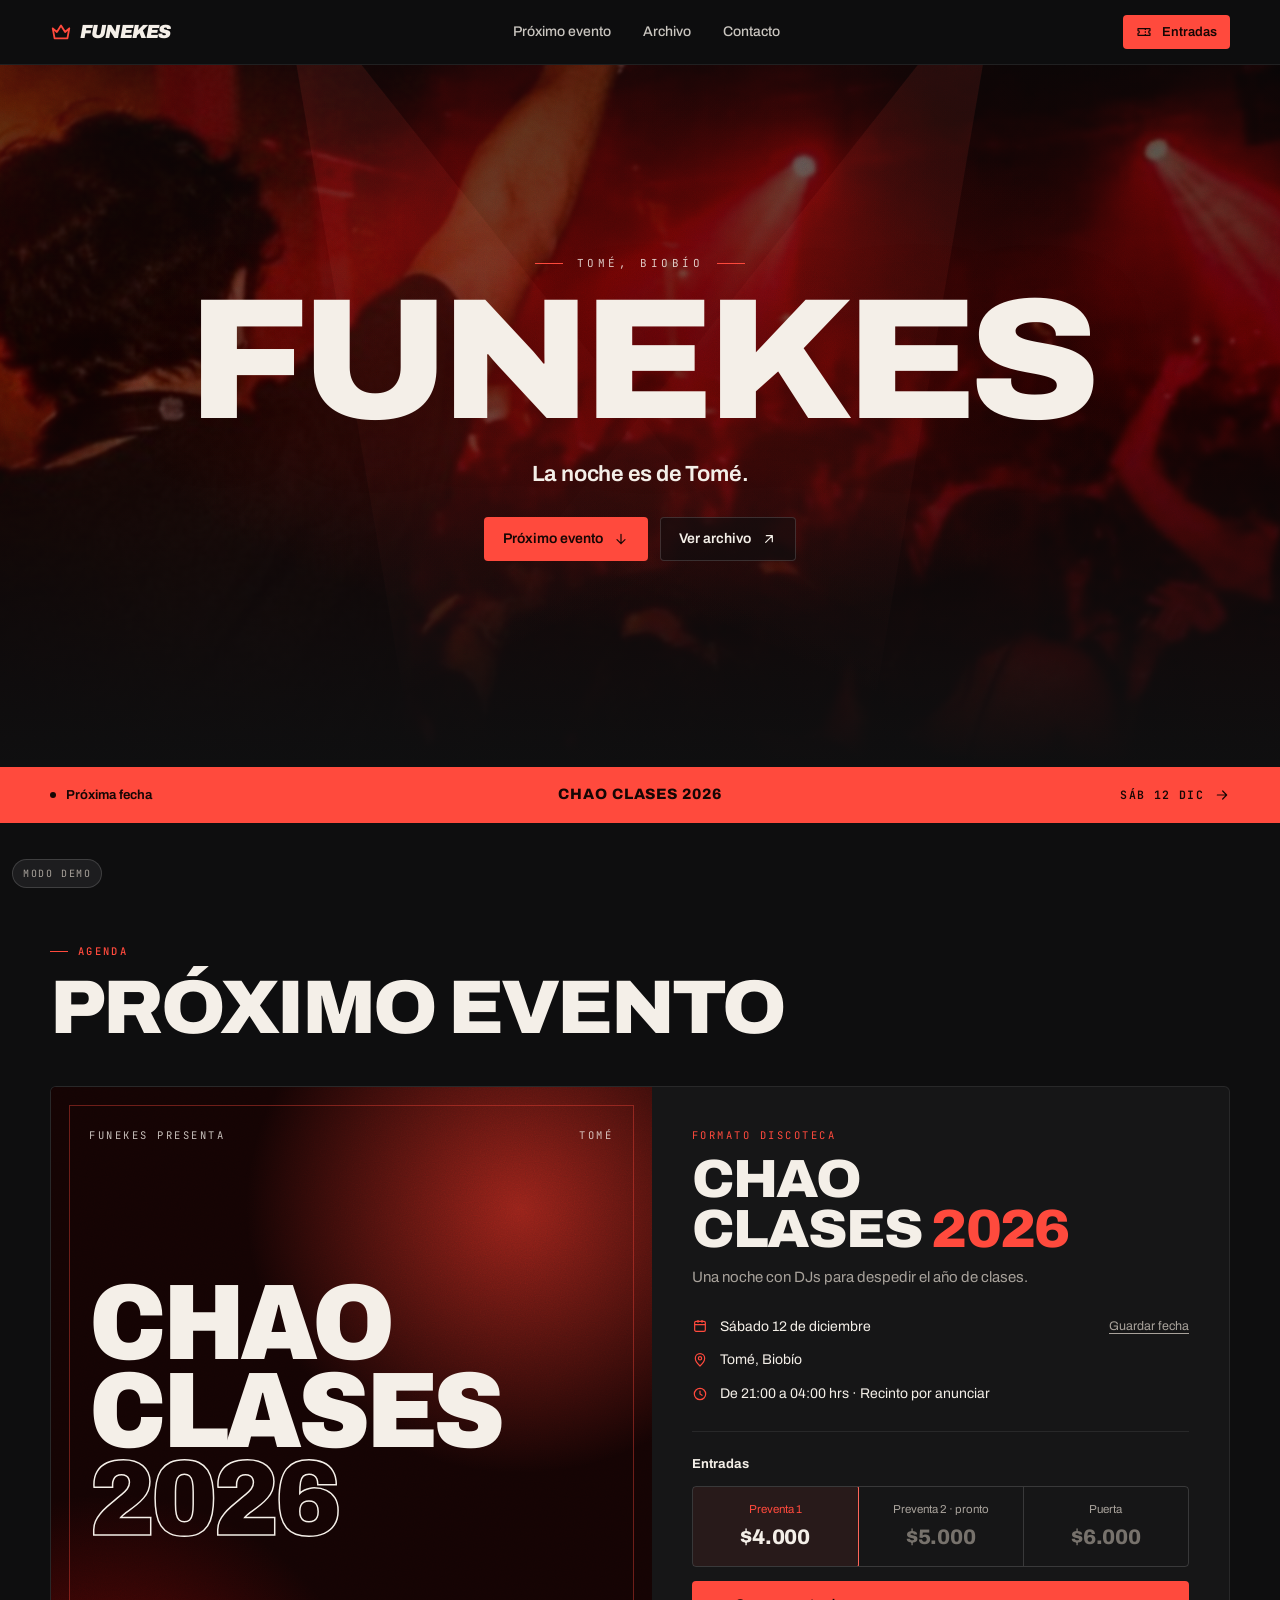
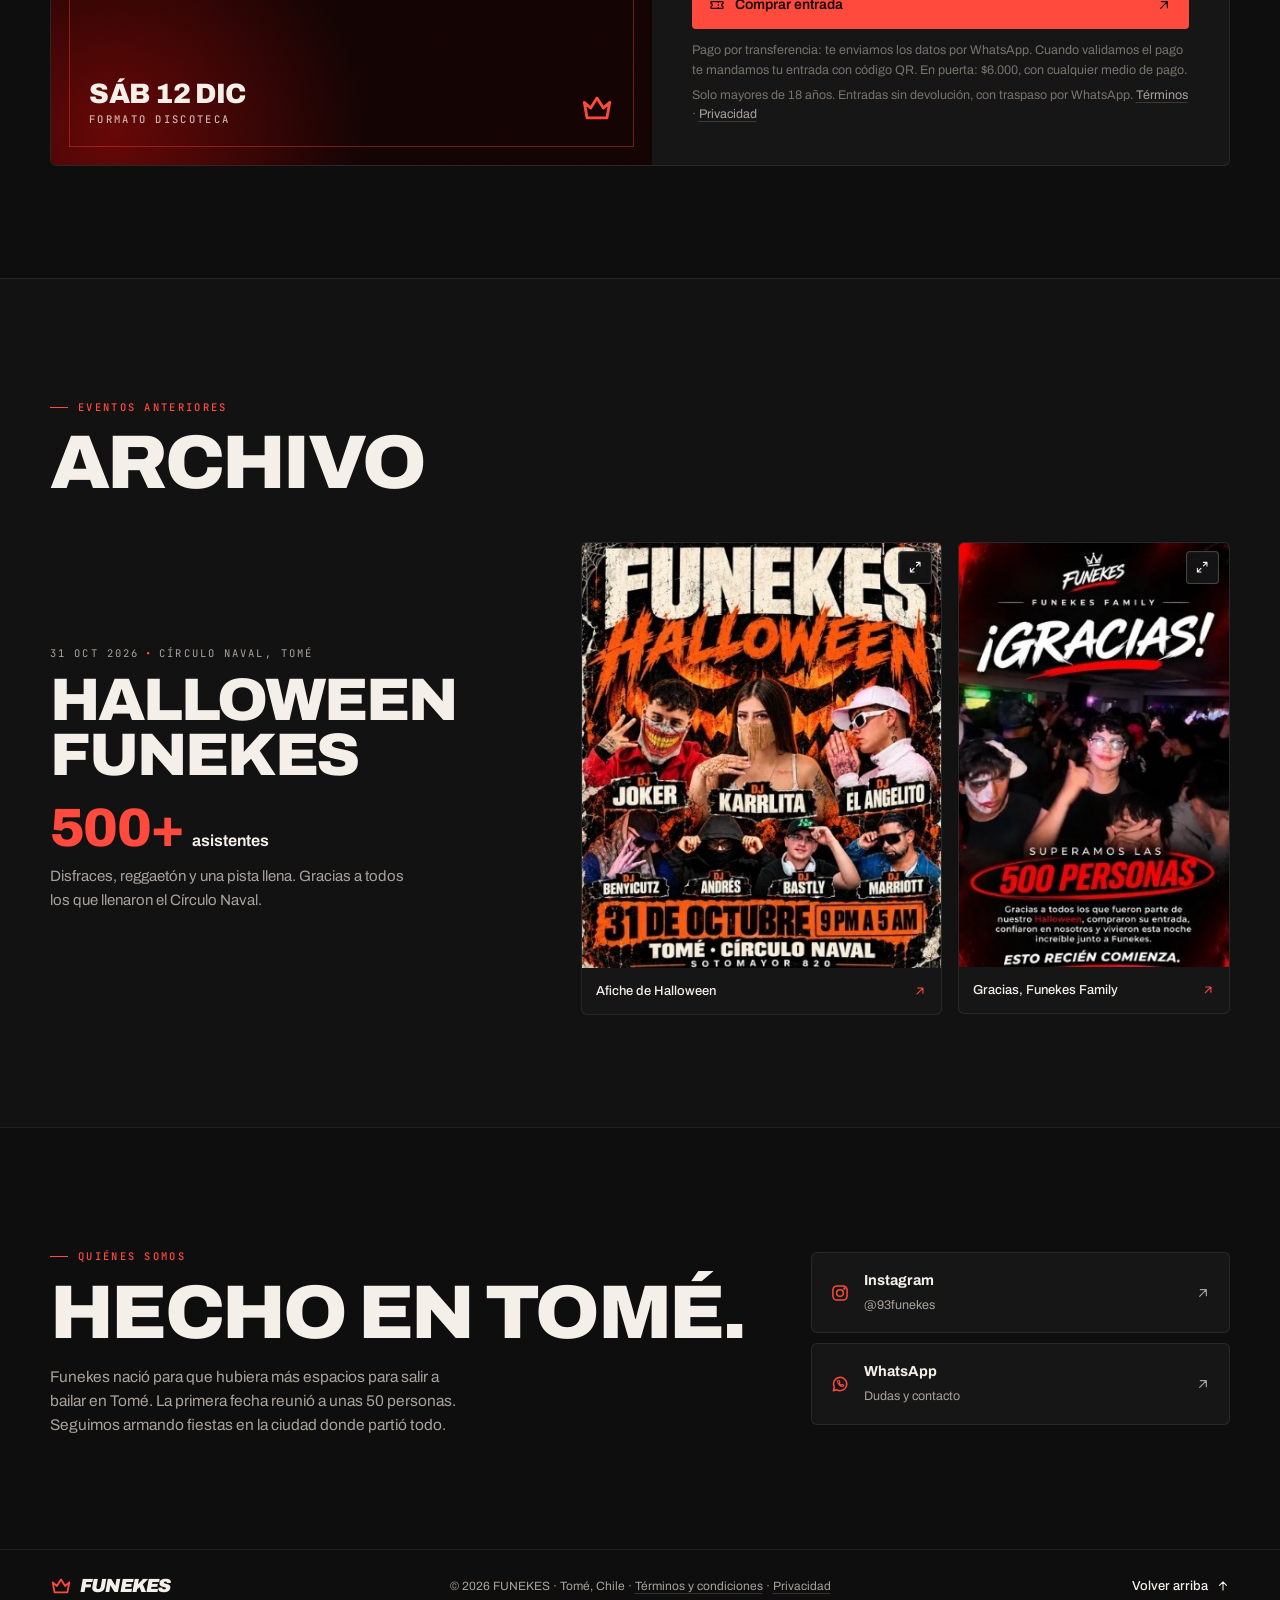
<file: index.html>
<!doctype html>
<html lang="es-CL">
<head>
  <meta charset="utf-8" />
  <meta name="viewport" content="width=device-width, initial-scale=1, viewport-fit=cover" />
  <title>FUNEKES · La noche es de Tomé</title>
  <meta name="description" content="Fiestas en Tomé, Biobío. Compra tu entrada para Chao Clases 2026, sábado 12 de diciembre." />
  <meta name="theme-color" content="#0e0e0f" />
  <meta property="og:title" content="FUNEKES · La noche es de Tomé" />
  <meta property="og:description" content="Chao Clases 2026 · Sábado 12 de diciembre · Tomé" />
  <meta property="og:image" content="assets/img/dj-crowd.jpg" />
  <link rel="icon" href="assets/img/favicon.svg" type="image/svg+xml" />
  <link rel="preconnect" href="https://fonts.googleapis.com" />
  <link rel="preconnect" href="https://fonts.gstatic.com" crossorigin />
  <link href="https://fonts.googleapis.com/css2?family=Archivo:ital,wdth,wght@0,62..125,100..900;1,62..125,100..900&family=JetBrains+Mono:wght@400;500;600&display=swap" rel="stylesheet" />
  <link rel="stylesheet" href="css/base.css" />
  <link rel="stylesheet" href="css/site.css" />
</head>
<body>
  <svg width="0" height="0" style="position:absolute" aria-hidden="true">
    <symbol id="i-crown" viewBox="0 0 24 24"><path fill="none" stroke="currentColor" stroke-width="2" stroke-linejoin="round" d="M3 8l4.5 4L12 5l4.5 7L21 8l-2 11H5L3 8z"/></symbol>
    <symbol id="i-ticket" viewBox="0 0 24 24"><g fill="none" stroke="currentColor" stroke-width="1.8" stroke-linejoin="round"><path d="M3 7h18v3a2 2 0 0 0 0 4v3H3v-3a2 2 0 0 0 0-4V7z"/><path d="M14 7v10" stroke-dasharray="2 2"/></g></symbol>
    <symbol id="i-down" viewBox="0 0 24 24"><path fill="none" stroke="currentColor" stroke-width="1.8" stroke-linecap="round" stroke-linejoin="round" d="M12 5v14m-6-6l6 6 6-6"/></symbol>
    <symbol id="i-up" viewBox="0 0 24 24"><path fill="none" stroke="currentColor" stroke-width="1.8" stroke-linecap="round" stroke-linejoin="round" d="M12 19V5m-6 6l6-6 6 6"/></symbol>
    <symbol id="i-ne" viewBox="0 0 24 24"><path fill="none" stroke="currentColor" stroke-width="1.8" stroke-linecap="round" stroke-linejoin="round" d="M7 17L17 7M8 7h9v9"/></symbol>
    <symbol id="i-right" viewBox="0 0 24 24"><path fill="none" stroke="currentColor" stroke-width="1.8" stroke-linecap="round" stroke-linejoin="round" d="M5 12h14m-6-6l6 6-6 6"/></symbol>
    <symbol id="i-left" viewBox="0 0 24 24"><path fill="none" stroke="currentColor" stroke-width="1.8" stroke-linecap="round" stroke-linejoin="round" d="M19 12H5m6-6l-6 6 6 6"/></symbol>
    <symbol id="i-cal" viewBox="0 0 24 24"><g fill="none" stroke="currentColor" stroke-width="1.8"><rect x="4" y="5" width="16" height="15" rx="2"/><path d="M4 10h16M9 3v4m6-4v4"/></g></symbol>
    <symbol id="i-pin" viewBox="0 0 24 24"><g fill="none" stroke="currentColor" stroke-width="1.8"><path d="M12 21s7-6.2 7-11.5A7 7 0 0 0 5 9.5C5 14.8 12 21 12 21z"/><circle cx="12" cy="9.5" r="2.5"/></g></symbol>
    <symbol id="i-clock" viewBox="0 0 24 24"><g fill="none" stroke="currentColor" stroke-width="1.8" stroke-linecap="round"><circle cx="12" cy="12" r="8.5"/><path d="M12 7.5V12l3 2"/></g></symbol>
    <symbol id="i-ig" viewBox="0 0 24 24"><g fill="none" stroke="currentColor" stroke-width="1.8"><rect x="3.5" y="3.5" width="17" height="17" rx="5"/><circle cx="12" cy="12" r="4"/><circle cx="17.3" cy="6.7" r="0.6" fill="currentColor"/></g></symbol>
    <symbol id="i-wa" viewBox="0 0 24 24"><g fill="none" stroke="currentColor" stroke-width="1.8" stroke-linejoin="round"><path d="M4 20l1.2-4A8 8 0 1 1 8.3 19L4 20z"/><path d="M9 8.5c0 3.3 3.2 6.5 6.5 6.5l1-1.6-2-1-1 .9c-1-.4-2-1.4-2.4-2.4l.9-1-1-2L9 8.5z" stroke-width="1.3"/></g></symbol>
    <symbol id="i-expand" viewBox="0 0 24 24"><path fill="none" stroke="currentColor" stroke-width="1.8" stroke-linecap="round" stroke-linejoin="round" d="M14 4h6v6M20 4l-6 6M10 20H4v-6M4 20l6-6"/></symbol>
    <symbol id="i-copy" viewBox="0 0 24 24"><g fill="none" stroke="currentColor" stroke-width="1.8"><rect x="8" y="8" width="12" height="12" rx="2"/><path d="M16 8V5a1 1 0 0 0-1-1H5a1 1 0 0 0-1 1v10a1 1 0 0 0 1 1h3"/></g></symbol>
    <symbol id="i-check" viewBox="0 0 24 24"><path fill="none" stroke="currentColor" stroke-width="2" stroke-linecap="round" stroke-linejoin="round" d="M5 12.5l4.5 4.5L19 7.5"/></symbol>
    <symbol id="i-x" viewBox="0 0 24 24"><path fill="none" stroke="currentColor" stroke-width="1.8" stroke-linecap="round" d="M6 6l12 12M18 6L6 18"/></symbol>
    <symbol id="i-minus" viewBox="0 0 24 24"><path fill="none" stroke="currentColor" stroke-width="2" stroke-linecap="round" d="M6 12h12"/></symbol>
    <symbol id="i-plus" viewBox="0 0 24 24"><path fill="none" stroke="currentColor" stroke-width="2" stroke-linecap="round" d="M12 6v12M6 12h12"/></symbol>
  </svg>

  <a class="sr-only" href="#evento">Saltar al próximo evento</a>

  <!-- NAV -->
  <header class="nav" data-nav>
    <div class="wrap nav__in">
      <a href="#top" class="logo" aria-label="Funekes, inicio">
        <svg><use href="#i-crown"/></svg><b>FUNEKES</b>
      </a>
      <nav class="nav__links" aria-label="Secciones">
        <a href="#evento">Próximo evento</a>
        <a href="#archivo">Archivo</a>
        <a href="#contacto">Contacto</a>
      </nav>
      <button class="btn btn--primary btn--sm" data-buy>
        <svg><use href="#i-ticket"/></svg>Entradas
      </button>
    </div>
  </header>

  <main id="top">
    <!-- HERO -->
    <section class="hero">
      <div class="hero__media" aria-hidden="true">
        <img src="assets/img/dj-crowd.jpg" alt="" fetchpriority="high" />
        <span class="hero__beam hero__beam--l"></span>
        <span class="hero__beam hero__beam--r"></span>
      </div>
      <div class="wrap hero__in">
        <p class="hero__kicker mono"><span></span>Tomé, Biobío<span></span></p>
        <h1 class="hero__title display">Funekes</h1>
        <p class="hero__tag">La noche es de Tomé.</p>
        <div class="hero__cta">
          <a class="btn btn--primary" href="#evento">Próximo evento <svg class="arrow arrow--down"><use href="#i-down"/></svg></a>
          <a class="btn btn--ghost" href="#archivo">Ver archivo <svg class="arrow arrow--ne"><use href="#i-ne"/></svg></a>
        </div>
      </div>
    </section>

    <!-- FRANJA PRÓXIMA FECHA -->
    <a class="strip" href="#evento" data-strip>
      <span class="wrap strip__in">
        <span class="strip__l"><i></i>Próxima fecha</span>
        <span class="strip__c" data-strip-title>&nbsp;</span>
        <span class="strip__r mono"><span data-strip-date></span> <svg><use href="#i-right"/></svg></span>
      </span>
    </a>

    <!-- PRÓXIMO EVENTO -->
    <section class="section" id="evento" aria-labelledby="evento-h">
      <div class="wrap">
        <p class="eyebrow">Agenda</p>
        <h2 class="section__title display" id="evento-h">Próximo evento</h2>
        <div data-event class="event event--loading" aria-busy="true"></div>
      </div>
    </section>

    <!-- ARCHIVO -->
    <section class="section section--alt" id="archivo" aria-labelledby="archivo-h">
      <div class="wrap">
        <p class="eyebrow">Eventos anteriores</p>
        <h2 class="section__title display" id="archivo-h">Archivo</h2>
        <div data-archive class="archive"></div>
      </div>
    </section>

    <!-- QUIÉNES SOMOS -->
    <section class="section about" id="contacto" aria-labelledby="about-h">
      <div class="wrap about__in">
        <div>
          <p class="eyebrow">Quiénes somos</p>
          <h2 class="section__title display" id="about-h">Hecho en Tomé.</h2>
          <p class="about__p">Funekes nació para que hubiera más espacios para salir a bailar en Tomé. La primera fecha reunió a unas 50 personas. Seguimos armando fiestas en la ciudad donde partió todo.</p>
        </div>
        <div class="about__links">
          <a class="linkcard" data-ig target="_blank" rel="noopener">
            <svg class="linkcard__ic"><use href="#i-ig"/></svg>
            <span><b>Instagram</b><small data-ig-handle>@93funekes</small></span>
            <svg class="linkcard__arrow"><use href="#i-ne"/></svg>
          </a>
          <a class="linkcard" data-wa target="_blank" rel="noopener">
            <svg class="linkcard__ic"><use href="#i-wa"/></svg>
            <span><b>WhatsApp</b><small>Dudas y contacto</small></span>
            <svg class="linkcard__arrow"><use href="#i-ne"/></svg>
          </a>
        </div>
      </div>
    </section>
  </main>

  <footer class="footer">
    <div class="wrap footer__in">
      <a href="#top" class="logo" aria-label="Funekes"><svg><use href="#i-crown"/></svg><b>FUNEKES</b></a>
      <small>© 2026 FUNEKES · Tomé, Chile · <a href="terminos">Términos y condiciones</a> · <a href="privacidad">Privacidad</a></small>
      <a href="#top" class="footer__up">Volver arriba <svg><use href="#i-up"/></svg></a>
    </div>
  </footer>

  <!-- CHECKOUT -->
  <div class="sheet" data-sheet hidden>
    <div class="sheet__scrim" data-close></div>
    <div class="sheet__panel" role="dialog" aria-modal="true" aria-labelledby="sheet-title">
      <header class="sheet__head">
        <div>
          <p class="mono sheet__event" data-sheet-event></p>
          <h3 id="sheet-title" class="sheet__title" data-sheet-title>Elige tus entradas</h3>
        </div>
        <button class="iconbtn" data-close aria-label="Cerrar"><svg><use href="#i-x"/></svg></button>
      </header>
      <ol class="steps" aria-label="Progreso">
        <li data-step-dot="1"><span>1</span>Entradas</li>
        <li data-step-dot="2"><span>2</span>Datos</li>
        <li data-step-dot="3"><span>3</span>Pago</li>
      </ol>
      <div class="sheet__body" data-sheet-body></div>
      <footer class="sheet__foot" data-sheet-foot></footer>
    </div>
  </div>

  <!-- LIGHTBOX -->
  <div class="lightbox" data-lightbox hidden>
    <button class="lightbox__scrim" data-lb-close aria-label="Cerrar imagen"></button>
    <figure class="lightbox__fig">
      <img alt="" data-lb-img />
      <figcaption data-lb-cap></figcaption>
    </figure>
    <button class="iconbtn lightbox__x" data-lb-close aria-label="Cerrar"><svg><use href="#i-x"/></svg></button>
  </div>

  <script type="module" src="js/app.js"></script>
</body>
</html>
</file>
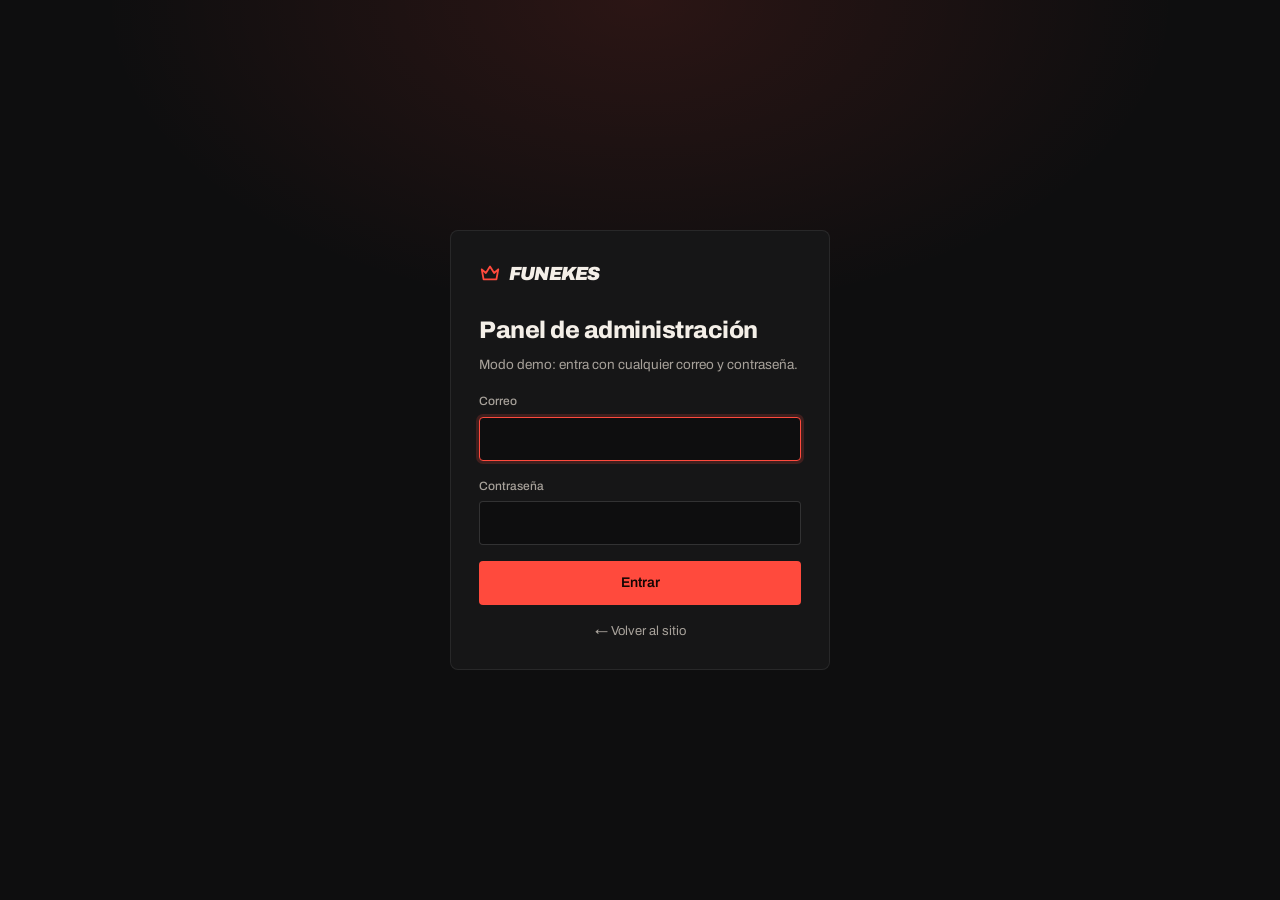
<file: admin.html>
<!doctype html>
<html lang="es-CL">
<head>
  <meta charset="utf-8" />
  <meta name="viewport" content="width=device-width, initial-scale=1, viewport-fit=cover" />
  <title>Admin · FUNEKES</title>
  <meta name="robots" content="noindex" />
  <meta name="theme-color" content="#0e0e0f" />
  <link rel="icon" href="assets/img/favicon.svg" type="image/svg+xml" />
  <link rel="preconnect" href="https://fonts.googleapis.com" />
  <link rel="preconnect" href="https://fonts.gstatic.com" crossorigin />
  <link href="https://fonts.googleapis.com/css2?family=Archivo:ital,wdth,wght@0,62..125,100..900;1,62..125,100..900&family=JetBrains+Mono:wght@400;500;600&display=swap" rel="stylesheet" />
  <link rel="stylesheet" href="css/base.css" />
  <link rel="stylesheet" href="css/admin.css" />
</head>
<body>
  <svg width="0" height="0" style="position:absolute" aria-hidden="true">
    <symbol id="i-crown" viewBox="0 0 24 24"><path fill="none" stroke="currentColor" stroke-width="2" stroke-linejoin="round" d="M3 8l4.5 4L12 5l4.5 7L21 8l-2 11H5L3 8z"/></symbol>
    <symbol id="i-ne" viewBox="0 0 24 24"><path fill="none" stroke="currentColor" stroke-width="1.8" stroke-linecap="round" stroke-linejoin="round" d="M7 17L17 7M8 7h9v9"/></symbol>
    <symbol id="i-check" viewBox="0 0 24 24"><path fill="none" stroke="currentColor" stroke-width="2" stroke-linecap="round" stroke-linejoin="round" d="M5 12.5l4.5 4.5L19 7.5"/></symbol>
    <symbol id="i-x" viewBox="0 0 24 24"><path fill="none" stroke="currentColor" stroke-width="1.8" stroke-linecap="round" d="M6 6l12 12M18 6L6 18"/></symbol>
    <symbol id="i-undo" viewBox="0 0 24 24"><path fill="none" stroke="currentColor" stroke-width="1.8" stroke-linecap="round" stroke-linejoin="round" d="M9 14L4 9l5-5M4 9h10a6 6 0 0 1 0 12h-3"/></symbol>
    <symbol id="i-plus" viewBox="0 0 24 24"><path fill="none" stroke="currentColor" stroke-width="2" stroke-linecap="round" d="M12 6v12M6 12h12"/></symbol>
    <symbol id="i-search" viewBox="0 0 24 24"><g fill="none" stroke="currentColor" stroke-width="1.8" stroke-linecap="round"><circle cx="11" cy="11" r="6.5"/><path d="M16 16l4 4"/></g></symbol>
    <symbol id="i-chev" viewBox="0 0 24 24"><path fill="none" stroke="currentColor" stroke-width="1.8" stroke-linecap="round" stroke-linejoin="round" d="M9 6l6 6-6 6"/></symbol>
    <symbol id="i-left" viewBox="0 0 24 24"><path fill="none" stroke="currentColor" stroke-width="1.8" stroke-linecap="round" stroke-linejoin="round" d="M19 12H5m6-6l-6 6 6 6"/></symbol>
    <symbol id="i-trash" viewBox="0 0 24 24"><path fill="none" stroke="currentColor" stroke-width="1.8" stroke-linecap="round" stroke-linejoin="round" d="M5 7h14M10 7V5h4v2m-7 0l1 12h8l1-12"/></symbol>
    <symbol id="i-img" viewBox="0 0 24 24"><g fill="none" stroke="currentColor" stroke-width="1.8" stroke-linejoin="round"><rect x="3.5" y="4.5" width="17" height="15" rx="2"/><circle cx="9" cy="10" r="1.6"/><path d="M20 16l-5-5-8 8"/></g></symbol>
    <symbol id="i-out" viewBox="0 0 24 24"><path fill="none" stroke="currentColor" stroke-width="1.8" stroke-linecap="round" stroke-linejoin="round" d="M15 4h4v16h-4M10 8l-4 4 4 4M6 12h10"/></symbol>
    <symbol id="i-dl" viewBox="0 0 24 24"><path fill="none" stroke="currentColor" stroke-width="1.8" stroke-linecap="round" stroke-linejoin="round" d="M12 4v11m-5-5l5 5 5-5M5 20h14"/></symbol>
    <symbol id="i-scan" viewBox="0 0 24 24"><path fill="none" stroke="currentColor" stroke-width="1.8" stroke-linecap="round" stroke-linejoin="round" d="M4 8V5a1 1 0 0 1 1-1h3M16 4h3a1 1 0 0 1 1 1v3M20 16v3a1 1 0 0 1-1 1h-3M8 20H5a1 1 0 0 1-1-1v-3M8 9h3v3H8zM14 9h2M8 15h2M13 13h3v3h-3z"/></symbol>
    <symbol id="i-refresh" viewBox="0 0 24 24"><path fill="none" stroke="currentColor" stroke-width="1.8" stroke-linecap="round" stroke-linejoin="round" d="M20 11a8 8 0 1 0-2.3 5.7M20 5v6h-6"/></symbol>
  </svg>

  <!-- LOGIN -->
  <main class="login" data-login hidden>
    <form class="login__card" data-login-form novalidate>
      <span class="logo"><svg><use href="#i-crown"/></svg><b>FUNEKES</b></span>
      <h1 class="login__title">Panel de administración</h1>
      <p class="login__sub" data-login-hint>Entra con tu cuenta de administrador.</p>
      <label class="field"><span>Correo</span>
        <input class="input" type="email" name="email" autocomplete="username" required /></label>
      <label class="field"><span>Contraseña</span>
        <input class="input" type="password" name="password" autocomplete="current-password" required /></label>
      <p class="form-error" data-login-error hidden role="alert"></p>
      <button class="btn btn--primary btn--block" type="submit">Entrar</button>
      <a class="login__back" href="./">← Volver al sitio</a>
    </form>
  </main>

  <!-- APP -->
  <div class="app" data-app hidden>
    <header class="top">
      <div class="top__in">
        <a href="./" class="logo" aria-label="Ver sitio"><svg><use href="#i-crown"/></svg><b>FUNEKES</b></a>
        <span class="tag">Admin</span>
        <nav class="tabs" role="tablist" aria-label="Secciones">
          <button role="tab" data-tab="orders" aria-selected="true">Órdenes</button>
          <button role="tab" data-tab="events" aria-selected="false">Eventos y precios</button>
          <button role="tab" data-tab="settings" aria-selected="false">Contacto</button>
        </nav>
        <div class="top__r">
          <span class="top__user" data-user></span>
          <a class="btn btn--quiet btn--sm" href="puerta" target="_blank"><svg><use href="#i-scan"/></svg>Escáner</a>
          <a class="iconbtn" href="./" target="_blank" aria-label="Ver sitio"><svg><use href="#i-ne"/></svg></a>
          <button class="iconbtn" data-logout aria-label="Cerrar sesión"><svg><use href="#i-out"/></svg></button>
        </div>
      </div>
    </header>

    <main class="main">
      <!-- ÓRDENES -->
      <section data-panel="orders">
        <div class="head">
          <div>
            <p class="eyebrow">Ventas</p>
            <h1 class="h1">Órdenes</h1>
          </div>
          <div class="head__r">
            <label class="sr-only" for="ev-select">Evento</label>
            <select id="ev-select" class="input select" data-ev-select></select>
            <button class="iconbtn" data-reload aria-label="Actualizar"><svg><use href="#i-refresh"/></svg></button>
          </div>
        </div>

        <div class="kpis" data-kpis></div>
        <div class="tierbar" data-tierbar></div>
        <div class="tier-alert" data-tier-alert role="status" hidden></div>

        <div class="toolbar">
          <div class="seg" role="tablist" aria-label="Filtrar por estado" data-filter>
            <button data-f="pendiente" aria-selected="true">Pendientes <i data-c="pendiente"></i></button>
            <button data-f="pagado" aria-selected="false">Pagadas <i data-c="pagado"></i></button>
            <button data-f="cancelado" aria-selected="false">Canceladas <i data-c="cancelado"></i></button>
            <button data-f="all" aria-selected="false">Todas <i data-c="all"></i></button>
          </div>
          <label class="search">
            <svg><use href="#i-search"/></svg>
            <input class="input" type="search" placeholder="Buscar código o nombre" data-search />
          </label>
        </div>

        <div class="table" data-orders role="table" aria-label="Órdenes"></div>
      </section>

      <!-- EVENTOS -->
      <section data-panel="events" hidden>
        <div data-events-list></div>
        <div data-event-editor hidden></div>
      </section>

      <!-- CONTACTO -->
      <section data-panel="settings" hidden>
        <div class="head">
          <div>
            <p class="eyebrow">Ajustes</p>
            <h1 class="h1">Contacto</h1>
          </div>
        </div>
        <form class="card form" data-settings-form novalidate>
          <p class="hint">Al terminar su orden, el comprador abre un WhatsApp a este número con su código, y tú le respondes con los datos de transferencia.</p>
          <div class="grid2">
            <label class="field"><span>WhatsApp (con +56)</span><input class="input" name="whatsapp" inputmode="tel" placeholder="+56912345678" /></label>
            <label class="field"><span>Instagram (sin @)</span><input class="input" name="instagram" /></label>
          </div>
          <div class="form__foot"><button class="btn btn--primary" type="submit">Guardar cambios</button></div>
        </form>
      </section>
    </main>
  </div>

  <script type="module" src="js/admin.js"></script>
</body>
</html>
</file>
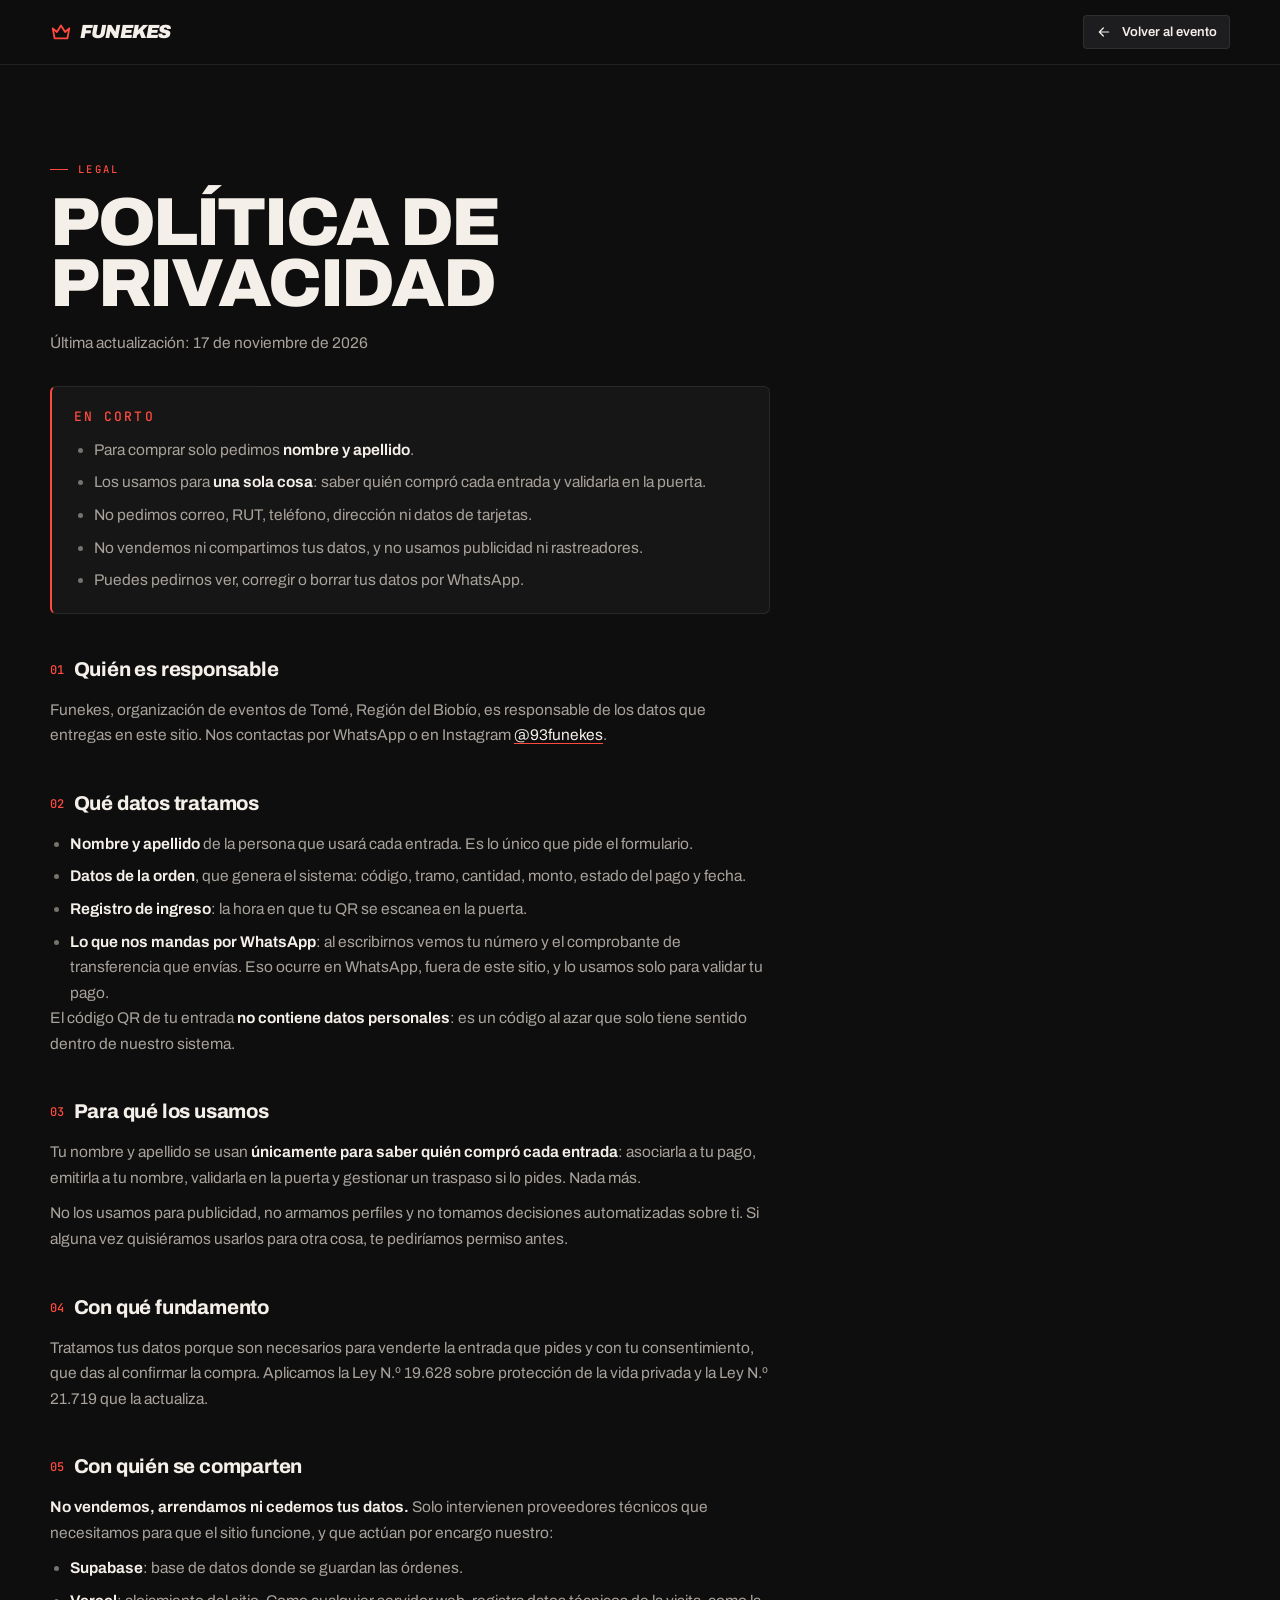
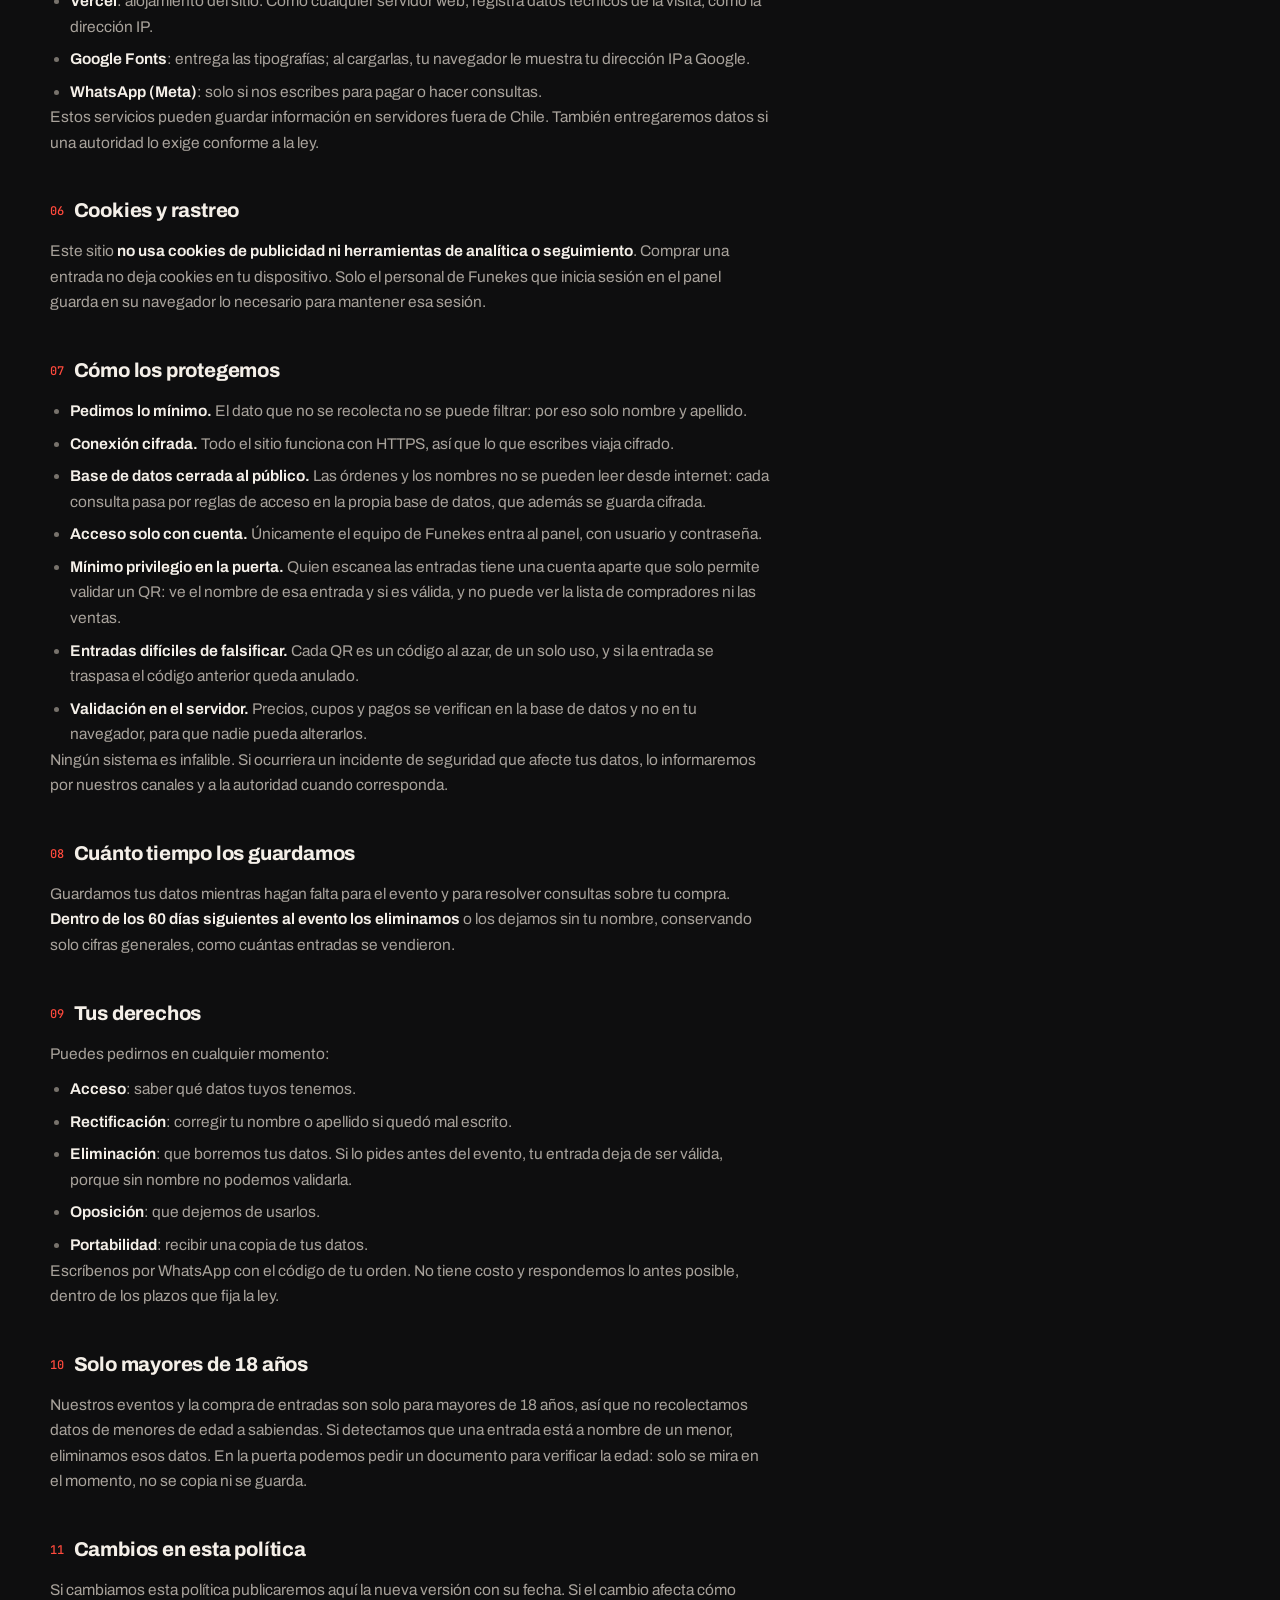
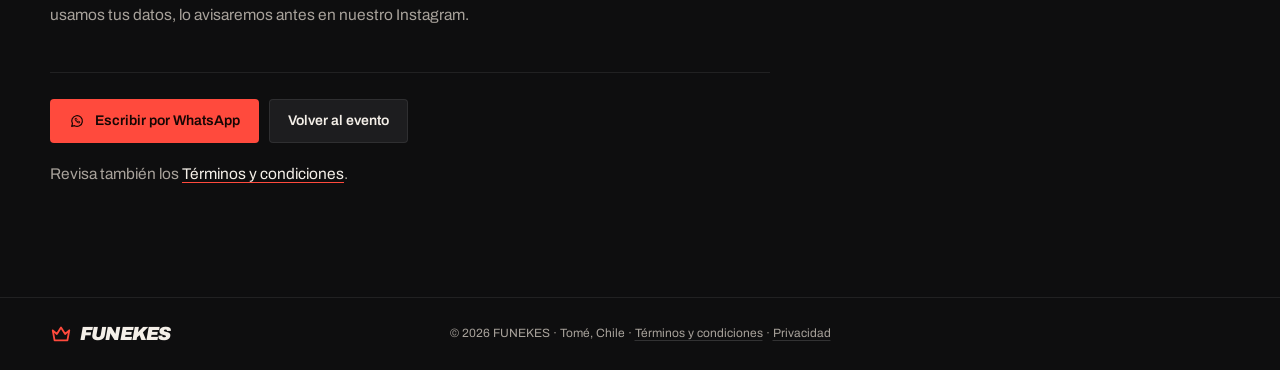
<file: privacidad.html>
<!doctype html>
<html lang="es-CL">
<head>
  <meta charset="utf-8" />
  <meta name="viewport" content="width=device-width, initial-scale=1, viewport-fit=cover" />
  <title>Política de privacidad · FUNEKES</title>
  <meta name="description" content="Qué datos pide Funekes para comprar una entrada y cómo los protege: solo nombre y apellido." />
  <meta name="theme-color" content="#0e0e0f" />
  <link rel="icon" href="assets/img/favicon.svg" type="image/svg+xml" />
  <link rel="preconnect" href="https://fonts.googleapis.com" />
  <link rel="preconnect" href="https://fonts.gstatic.com" crossorigin />
  <link href="https://fonts.googleapis.com/css2?family=Archivo:ital,wdth,wght@0,62..125,100..900;1,62..125,100..900&family=JetBrains+Mono:wght@400;500;600&display=swap" rel="stylesheet" />
  <link rel="stylesheet" href="css/base.css" />
  <link rel="stylesheet" href="css/site.css" />
</head>
<body>
  <svg width="0" height="0" style="position:absolute" aria-hidden="true">
    <symbol id="i-crown" viewBox="0 0 24 24"><path fill="none" stroke="currentColor" stroke-width="2" stroke-linejoin="round" d="M3 8l4.5 4L12 5l4.5 7L21 8l-2 11H5L3 8z"/></symbol>
    <symbol id="i-left" viewBox="0 0 24 24"><path fill="none" stroke="currentColor" stroke-width="1.8" stroke-linecap="round" stroke-linejoin="round" d="M19 12H5m6-6l-6 6 6 6"/></symbol>
    <symbol id="i-wa" viewBox="0 0 24 24"><g fill="none" stroke="currentColor" stroke-width="1.8" stroke-linejoin="round"><path d="M4 20l1.2-4A8 8 0 1 1 8.3 19L4 20z"/><path d="M9 8.5c0 3.3 3.2 6.5 6.5 6.5l1-1.6-2-1-1 .9c-1-.4-2-1.4-2.4-2.4l.9-1-1-2L9 8.5z" stroke-width="1.3"/></g></symbol>
  </svg>

  <header class="nav">
    <div class="wrap nav__in">
      <a href="./" class="logo" aria-label="Funekes, inicio"><svg><use href="#i-crown"/></svg><b>FUNEKES</b></a>
      <a class="btn btn--quiet btn--sm" href="./#evento"><svg><use href="#i-left"/></svg>Volver al evento</a>
    </div>
  </header>

  <main class="legal">
    <div class="wrap">
      <article class="legal__in">
        <p class="eyebrow">Legal</p>
        <h1 class="legal__title display">Política de privacidad</h1>
        <p class="legal__meta">Última actualización: 17 de noviembre de 2026</p>

        <section class="legal__tldr" aria-labelledby="resumen">
          <h2 id="resumen">En corto</h2>
          <ul>
            <li>Para comprar solo pedimos <b>nombre y apellido</b>.</li>
            <li>Los usamos para <b>una sola cosa</b>: saber quién compró cada entrada y validarla en la puerta.</li>
            <li>No pedimos correo, RUT, teléfono, dirección ni datos de tarjetas.</li>
            <li>No vendemos ni compartimos tus datos, y no usamos publicidad ni rastreadores.</li>
            <li>Puedes pedirnos ver, corregir o borrar tus datos por WhatsApp.</li>
          </ul>
        </section>

        <h2><span>01</span>Quién es responsable</h2>
        <p>Funekes, organización de eventos de Tomé, Región del Biobío, es responsable de los datos que entregas en este sitio. Nos contactas por WhatsApp o en Instagram <a data-ig="handle" target="_blank" rel="noopener">@93funekes</a>.</p>

        <h2><span>02</span>Qué datos tratamos</h2>
        <ul>
          <li><b>Nombre y apellido</b> de la persona que usará cada entrada. Es lo único que pide el formulario.</li>
          <li><b>Datos de la orden</b>, que genera el sistema: código, tramo, cantidad, monto, estado del pago y fecha.</li>
          <li><b>Registro de ingreso</b>: la hora en que tu QR se escanea en la puerta.</li>
          <li><b>Lo que nos mandas por WhatsApp</b>: al escribirnos vemos tu número y el comprobante de transferencia que envías. Eso ocurre en WhatsApp, fuera de este sitio, y lo usamos solo para validar tu pago.</li>
        </ul>
        <p>El código QR de tu entrada <b>no contiene datos personales</b>: es un código al azar que solo tiene sentido dentro de nuestro sistema.</p>

        <h2><span>03</span>Para qué los usamos</h2>
        <p>Tu nombre y apellido se usan <b>únicamente para saber quién compró cada entrada</b>: asociarla a tu pago, emitirla a tu nombre, validarla en la puerta y gestionar un traspaso si lo pides. Nada más.</p>
        <p>No los usamos para publicidad, no armamos perfiles y no tomamos decisiones automatizadas sobre ti. Si alguna vez quisiéramos usarlos para otra cosa, te pediríamos permiso antes.</p>

        <h2><span>04</span>Con qué fundamento</h2>
        <p>Tratamos tus datos porque son necesarios para venderte la entrada que pides y con tu consentimiento, que das al confirmar la compra. Aplicamos la Ley N.º 19.628 sobre protección de la vida privada y la Ley N.º 21.719 que la actualiza.</p>

        <h2><span>05</span>Con quién se comparten</h2>
        <p><b>No vendemos, arrendamos ni cedemos tus datos.</b> Solo intervienen proveedores técnicos que necesitamos para que el sitio funcione, y que actúan por encargo nuestro:</p>
        <ul>
          <li><b>Supabase</b>: base de datos donde se guardan las órdenes.</li>
          <li><b>Vercel</b>: alojamiento del sitio. Como cualquier servidor web, registra datos técnicos de la visita, como la dirección IP.</li>
          <li><b>Google Fonts</b>: entrega las tipografías; al cargarlas, tu navegador le muestra tu dirección IP a Google.</li>
          <li><b>WhatsApp (Meta)</b>: solo si nos escribes para pagar o hacer consultas.</li>
        </ul>
        <p>Estos servicios pueden guardar información en servidores fuera de Chile. También entregaremos datos si una autoridad lo exige conforme a la ley.</p>

        <h2><span>06</span>Cookies y rastreo</h2>
        <p>Este sitio <b>no usa cookies de publicidad ni herramientas de analítica o seguimiento</b>. Comprar una entrada no deja cookies en tu dispositivo. Solo el personal de Funekes que inicia sesión en el panel guarda en su navegador lo necesario para mantener esa sesión.</p>

        <h2><span>07</span>Cómo los protegemos</h2>
        <ul>
          <li><b>Pedimos lo mínimo.</b> El dato que no se recolecta no se puede filtrar: por eso solo nombre y apellido.</li>
          <li><b>Conexión cifrada.</b> Todo el sitio funciona con HTTPS, así que lo que escribes viaja cifrado.</li>
          <li><b>Base de datos cerrada al público.</b> Las órdenes y los nombres no se pueden leer desde internet: cada consulta pasa por reglas de acceso en la propia base de datos, que además se guarda cifrada.</li>
          <li><b>Acceso solo con cuenta.</b> Únicamente el equipo de Funekes entra al panel, con usuario y contraseña.</li>
          <li><b>Mínimo privilegio en la puerta.</b> Quien escanea las entradas tiene una cuenta aparte que solo permite validar un QR: ve el nombre de esa entrada y si es válida, y no puede ver la lista de compradores ni las ventas.</li>
          <li><b>Entradas difíciles de falsificar.</b> Cada QR es un código al azar, de un solo uso, y si la entrada se traspasa el código anterior queda anulado.</li>
          <li><b>Validación en el servidor.</b> Precios, cupos y pagos se verifican en la base de datos y no en tu navegador, para que nadie pueda alterarlos.</li>
        </ul>
        <p>Ningún sistema es infalible. Si ocurriera un incidente de seguridad que afecte tus datos, lo informaremos por nuestros canales y a la autoridad cuando corresponda.</p>

        <h2><span>08</span>Cuánto tiempo los guardamos</h2>
        <p>Guardamos tus datos mientras hagan falta para el evento y para resolver consultas sobre tu compra. <b>Dentro de los 60 días siguientes al evento los eliminamos</b> o los dejamos sin tu nombre, conservando solo cifras generales, como cuántas entradas se vendieron.</p>

        <h2><span>09</span>Tus derechos</h2>
        <p>Puedes pedirnos en cualquier momento:</p>
        <ul>
          <li><b>Acceso</b>: saber qué datos tuyos tenemos.</li>
          <li><b>Rectificación</b>: corregir tu nombre o apellido si quedó mal escrito.</li>
          <li><b>Eliminación</b>: que borremos tus datos. Si lo pides antes del evento, tu entrada deja de ser válida, porque sin nombre no podemos validarla.</li>
          <li><b>Oposición</b>: que dejemos de usarlos.</li>
          <li><b>Portabilidad</b>: recibir una copia de tus datos.</li>
        </ul>
        <p>Escríbenos por WhatsApp con el código de tu orden. No tiene costo y respondemos lo antes posible, dentro de los plazos que fija la ley.</p>

        <h2><span>10</span>Solo mayores de 18 años</h2>
        <p>Nuestros eventos y la compra de entradas son solo para mayores de 18 años, así que no recolectamos datos de menores de edad a sabiendas. Si detectamos que una entrada está a nombre de un menor, eliminamos esos datos. En la puerta podemos pedir un documento para verificar la edad: solo se mira en el momento, no se copia ni se guarda.</p>

        <h2><span>11</span>Cambios en esta política</h2>
        <p>Si cambiamos esta política publicaremos aquí la nueva versión con su fecha. Si el cambio afecta cómo usamos tus datos, lo avisaremos antes en nuestro Instagram.</p>

        <div class="legal__cta">
          <a class="btn btn--primary" data-wa target="_blank" rel="noopener"><svg><use href="#i-wa"/></svg>Escribir por WhatsApp</a>
          <a class="btn btn--quiet" href="./#evento">Volver al evento</a>
        </div>
        <p class="legal__other">Revisa también los <a href="terminos">Términos y condiciones</a>.</p>
      </article>
    </div>
  </main>

  <footer class="footer">
    <div class="wrap footer__in">
      <a href="./" class="logo" aria-label="Funekes"><svg><use href="#i-crown"/></svg><b>FUNEKES</b></a>
      <small>© 2026 FUNEKES · Tomé, Chile · <a href="terminos">Términos y condiciones</a> · <a href="privacidad">Privacidad</a></small>
      <span></span>
    </div>
  </footer>

  <script type="module" src="js/legal.js"></script>
</body>
</html>
</file>
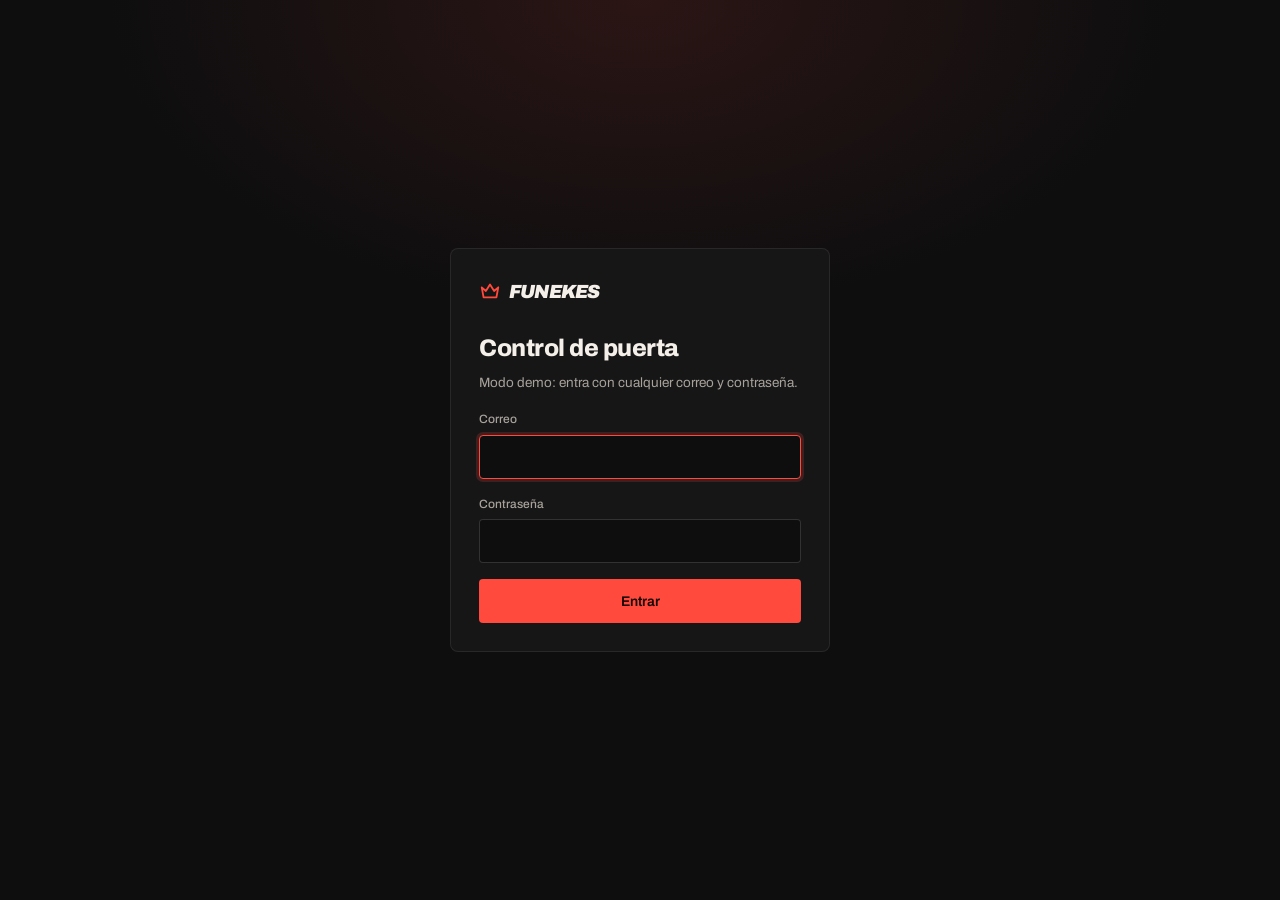
<file: puerta.html>
<!doctype html>
<html lang="es-CL">
<head>
  <meta charset="utf-8" />
  <meta name="viewport" content="width=device-width, initial-scale=1, viewport-fit=cover, user-scalable=no" />
  <title>Puerta · FUNEKES</title>
  <meta name="robots" content="noindex" />
  <meta name="theme-color" content="#0e0e0f" />
  <link rel="icon" href="assets/img/favicon.svg" type="image/svg+xml" />
  <link rel="preconnect" href="https://fonts.googleapis.com" />
  <link rel="preconnect" href="https://fonts.gstatic.com" crossorigin />
  <link href="https://fonts.googleapis.com/css2?family=Archivo:ital,wdth,wght@0,62..125,100..900;1,62..125,100..900&family=JetBrains+Mono:wght@400;500;600&display=swap" rel="stylesheet" />
  <link rel="stylesheet" href="css/base.css" />
  <link rel="stylesheet" href="css/admin.css" />
  <link rel="stylesheet" href="css/door.css" />
</head>
<body class="door-body">
  <svg width="0" height="0" style="position:absolute" aria-hidden="true">
    <symbol id="i-crown" viewBox="0 0 24 24"><path fill="none" stroke="currentColor" stroke-width="2" stroke-linejoin="round" d="M3 8l4.5 4L12 5l4.5 7L21 8l-2 11H5L3 8z"/></symbol>
    <symbol id="i-check" viewBox="0 0 24 24"><path fill="none" stroke="currentColor" stroke-width="2.4" stroke-linecap="round" stroke-linejoin="round" d="M5 12.5l4.5 4.5L19 7.5"/></symbol>
    <symbol id="i-x" viewBox="0 0 24 24"><path fill="none" stroke="currentColor" stroke-width="2.4" stroke-linecap="round" d="M6 6l12 12M18 6L6 18"/></symbol>
    <symbol id="i-out" viewBox="0 0 24 24"><path fill="none" stroke="currentColor" stroke-width="1.8" stroke-linecap="round" stroke-linejoin="round" d="M15 4h4v16h-4M10 8l-4 4 4 4M6 12h10"/></symbol>
    <symbol id="i-bolt" viewBox="0 0 24 24"><path fill="none" stroke="currentColor" stroke-width="1.8" stroke-linejoin="round" d="M13 3L5 14h6l-1 7 8-11h-6l1-7z"/></symbol>
    <symbol id="i-cam" viewBox="0 0 24 24"><g fill="none" stroke="currentColor" stroke-width="1.8" stroke-linejoin="round"><path d="M4 8h3l2-3h6l2 3h3v11H4z"/><circle cx="12" cy="13" r="3.5"/></g></symbol>
  </svg>

  <!-- LOGIN -->
  <main class="login" data-login hidden>
    <form class="login__card" data-login-form novalidate>
      <span class="logo"><svg><use href="#i-crown"/></svg><b>FUNEKES</b></span>
      <h1 class="login__title">Control de puerta</h1>
      <p class="login__sub" data-login-hint>Entra con tu cuenta de guardia.</p>
      <label class="field"><span>Correo</span>
        <input class="input" type="email" name="email" autocomplete="username" required /></label>
      <label class="field"><span>Contraseña</span>
        <input class="input" type="password" name="password" autocomplete="current-password" required /></label>
      <p class="form-error" data-login-error hidden role="alert"></p>
      <button class="btn btn--primary btn--block" type="submit">Entrar</button>
    </form>
  </main>

  <!-- ESCÁNER -->
  <div class="door" data-app hidden>
    <header class="door__top">
      <span class="logo"><svg><use href="#i-crown"/></svg><b>FUNEKES</b></span>
      <span class="tag">Puerta</span>
      <button class="iconbtn door__out" data-logout aria-label="Cerrar sesión"><svg><use href="#i-out"/></svg></button>
    </header>

    <div class="door__bar">
      <div class="door__event">
        <small>Evento</small>
        <select class="door__select" data-event aria-label="Evento"></select>
      </div>
      <div class="door__count"><small>Ingresaron</small><b data-count>–</b></div>
    </div>

    <div class="cam" data-cam data-state="idle">
      <video data-video muted playsinline></video>
      <div class="cam__frame" aria-hidden="true"><i></i><i></i><i></i><i></i></div>
      <div class="cam__msg" data-cam-msg>
        <p data-cam-text>Activa la cámara para empezar a escanear.</p>
        <button class="btn btn--primary" data-cam-start><svg><use href="#i-cam"/></svg>Activar cámara</button>
      </div>
      <button class="iconbtn cam__flash" data-flash hidden aria-label="Linterna" aria-pressed="false"><svg><use href="#i-bolt"/></svg></button>
    </div>
    <p class="door__hint" data-hint>Apunta al código QR de la entrada.</p>

    <form class="manual" data-manual novalidate>
      <label class="field">
        <span>¿No lee el QR? Escribe el código que sale debajo</span>
        <input class="input manual__in" name="code" placeholder="K7QM-2XPA-9HTD" autocomplete="off" autocapitalize="characters" autocorrect="off" spellcheck="false" maxlength="20" />
      </label>
      <button class="btn btn--quiet" type="submit">Validar</button>
    </form>
  </div>

  <!-- RESULTADO -->
  <div class="res" data-res hidden role="alertdialog" aria-modal="true" aria-labelledby="res-title">
    <div class="res__in">
      <span class="res__icon" data-res-icon></span>
      <h2 class="res__title" id="res-title" data-res-title></h2>
      <p class="res__name" data-res-name></p>
      <p class="res__sub" data-res-sub></p>
    </div>
    <button class="res__next" data-res-next>Siguiente</button>
  </div>

  <script type="module" src="js/door.js"></script>
</body>
</html>
</file>
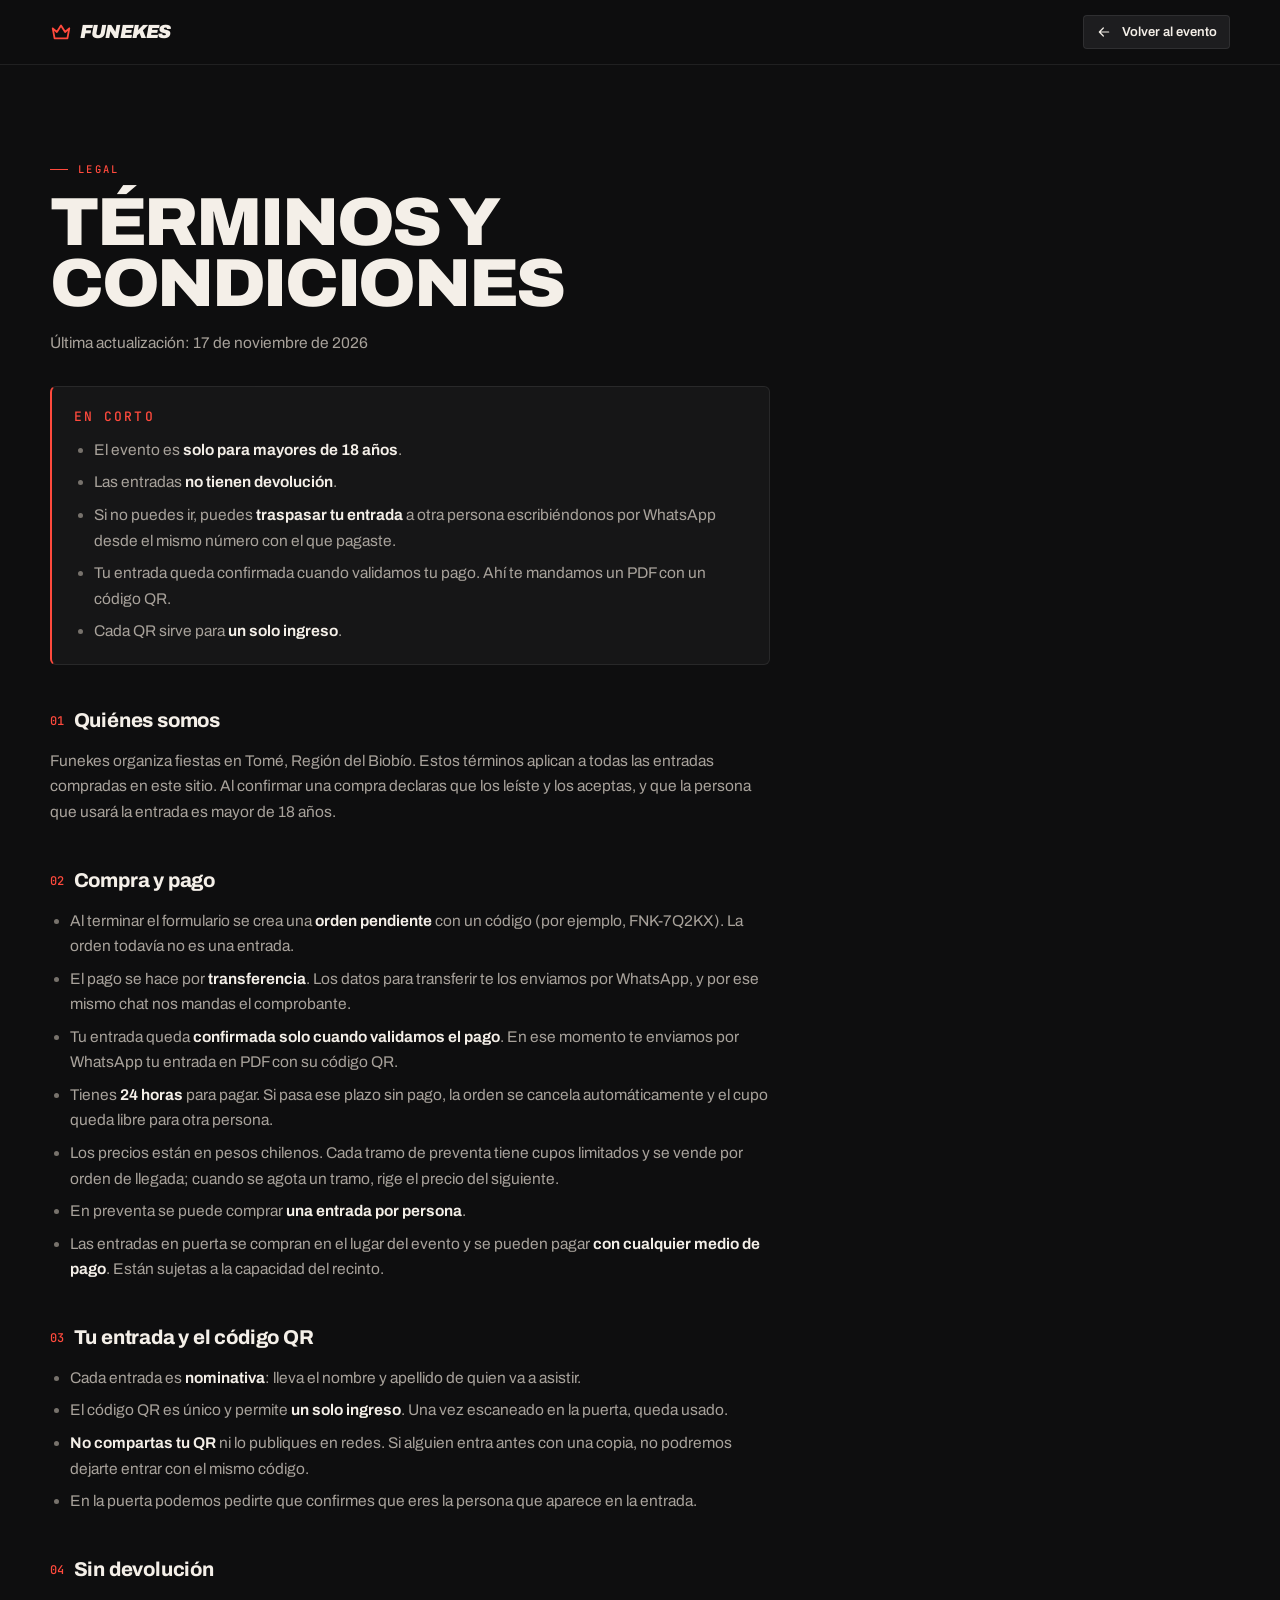
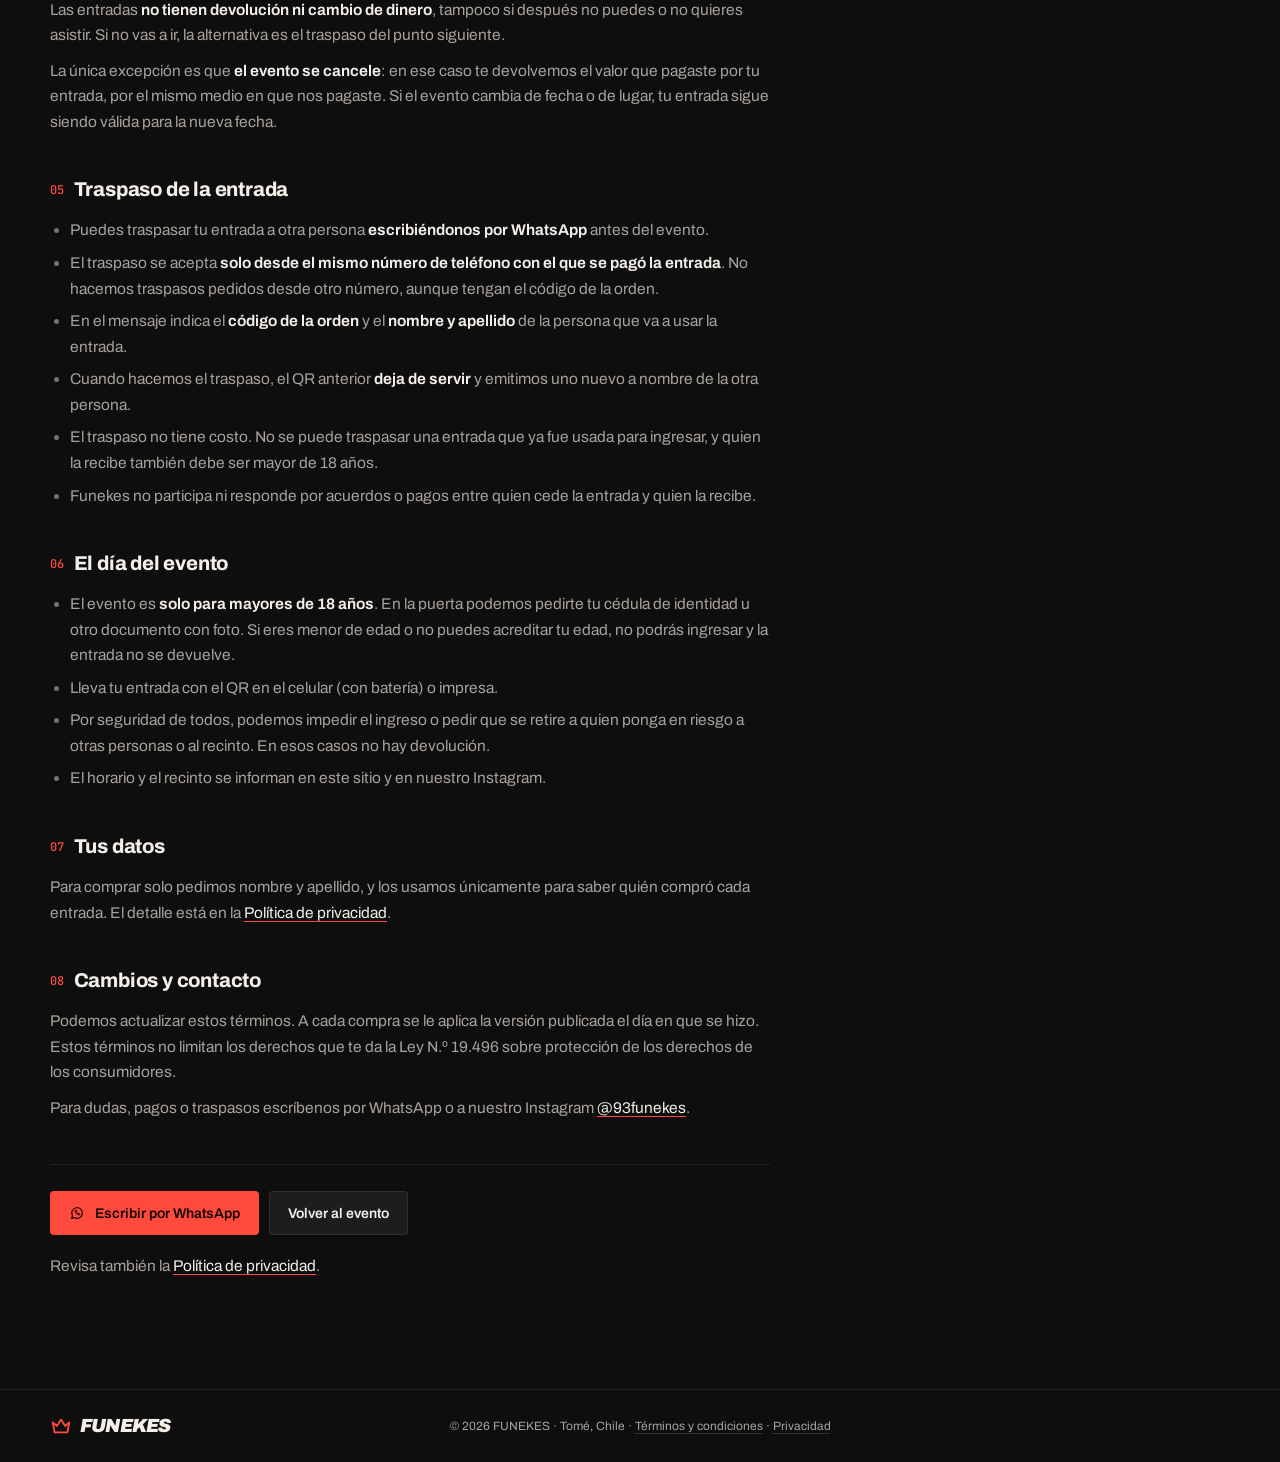
<file: terminos.html>
<!doctype html>
<html lang="es-CL">
<head>
  <meta charset="utf-8" />
  <meta name="viewport" content="width=device-width, initial-scale=1, viewport-fit=cover" />
  <title>Términos y condiciones · FUNEKES</title>
  <meta name="description" content="Condiciones de compra de entradas Funekes: sin devolución, con traspaso por WhatsApp." />
  <meta name="theme-color" content="#0e0e0f" />
  <link rel="icon" href="assets/img/favicon.svg" type="image/svg+xml" />
  <link rel="preconnect" href="https://fonts.googleapis.com" />
  <link rel="preconnect" href="https://fonts.gstatic.com" crossorigin />
  <link href="https://fonts.googleapis.com/css2?family=Archivo:ital,wdth,wght@0,62..125,100..900;1,62..125,100..900&family=JetBrains+Mono:wght@400;500;600&display=swap" rel="stylesheet" />
  <link rel="stylesheet" href="css/base.css" />
  <link rel="stylesheet" href="css/site.css" />
</head>
<body>
  <svg width="0" height="0" style="position:absolute" aria-hidden="true">
    <symbol id="i-crown" viewBox="0 0 24 24"><path fill="none" stroke="currentColor" stroke-width="2" stroke-linejoin="round" d="M3 8l4.5 4L12 5l4.5 7L21 8l-2 11H5L3 8z"/></symbol>
    <symbol id="i-left" viewBox="0 0 24 24"><path fill="none" stroke="currentColor" stroke-width="1.8" stroke-linecap="round" stroke-linejoin="round" d="M19 12H5m6-6l-6 6 6 6"/></symbol>
    <symbol id="i-wa" viewBox="0 0 24 24"><g fill="none" stroke="currentColor" stroke-width="1.8" stroke-linejoin="round"><path d="M4 20l1.2-4A8 8 0 1 1 8.3 19L4 20z"/><path d="M9 8.5c0 3.3 3.2 6.5 6.5 6.5l1-1.6-2-1-1 .9c-1-.4-2-1.4-2.4-2.4l.9-1-1-2L9 8.5z" stroke-width="1.3"/></g></symbol>
  </svg>

  <header class="nav">
    <div class="wrap nav__in">
      <a href="./" class="logo" aria-label="Funekes, inicio"><svg><use href="#i-crown"/></svg><b>FUNEKES</b></a>
      <a class="btn btn--quiet btn--sm" href="./#evento"><svg><use href="#i-left"/></svg>Volver al evento</a>
    </div>
  </header>

  <main class="legal">
    <div class="wrap">
      <article class="legal__in">
        <p class="eyebrow">Legal</p>
        <h1 class="legal__title display">Términos y condiciones</h1>
        <p class="legal__meta">Última actualización: 17 de noviembre de 2026</p>

        <section class="legal__tldr" aria-labelledby="resumen">
          <h2 id="resumen">En corto</h2>
          <ul>
            <li>El evento es <b>solo para mayores de 18 años</b>.</li>
            <li>Las entradas <b>no tienen devolución</b>.</li>
            <li>Si no puedes ir, puedes <b>traspasar tu entrada</b> a otra persona escribiéndonos por WhatsApp desde el mismo número con el que pagaste.</li>
            <li>Tu entrada queda confirmada cuando validamos tu pago. Ahí te mandamos un PDF con un código QR.</li>
            <li>Cada QR sirve para <b>un solo ingreso</b>.</li>
          </ul>
        </section>

        <h2><span>01</span>Quiénes somos</h2>
        <p>Funekes organiza fiestas en Tomé, Región del Biobío. Estos términos aplican a todas las entradas compradas en este sitio. Al confirmar una compra declaras que los leíste y los aceptas, y que la persona que usará la entrada es mayor de 18 años.</p>

        <h2><span>02</span>Compra y pago</h2>
        <ul>
          <li>Al terminar el formulario se crea una <b>orden pendiente</b> con un código (por ejemplo, FNK-7Q2KX). La orden todavía no es una entrada.</li>
          <li>El pago se hace por <b>transferencia</b>. Los datos para transferir te los enviamos por WhatsApp, y por ese mismo chat nos mandas el comprobante.</li>
          <li>Tu entrada queda <b>confirmada solo cuando validamos el pago</b>. En ese momento te enviamos por WhatsApp tu entrada en PDF con su código QR.</li>
          <li>Tienes <b>24 horas</b> para pagar. Si pasa ese plazo sin pago, la orden se cancela automáticamente y el cupo queda libre para otra persona.</li>
          <li>Los precios están en pesos chilenos. Cada tramo de preventa tiene cupos limitados y se vende por orden de llegada; cuando se agota un tramo, rige el precio del siguiente.</li>
          <li>En preventa se puede comprar <b>una entrada por persona</b>.</li>
          <li>Las entradas en puerta se compran en el lugar del evento y se pueden pagar <b>con cualquier medio de pago</b>. Están sujetas a la capacidad del recinto.</li>
        </ul>

        <h2><span>03</span>Tu entrada y el código QR</h2>
        <ul>
          <li>Cada entrada es <b>nominativa</b>: lleva el nombre y apellido de quien va a asistir.</li>
          <li>El código QR es único y permite <b>un solo ingreso</b>. Una vez escaneado en la puerta, queda usado.</li>
          <li><b>No compartas tu QR</b> ni lo publiques en redes. Si alguien entra antes con una copia, no podremos dejarte entrar con el mismo código.</li>
          <li>En la puerta podemos pedirte que confirmes que eres la persona que aparece en la entrada.</li>
        </ul>

        <h2><span>04</span>Sin devolución</h2>
        <p>Las entradas <b>no tienen devolución ni cambio de dinero</b>, tampoco si después no puedes o no quieres asistir. Si no vas a ir, la alternativa es el traspaso del punto siguiente.</p>
        <p>La única excepción es que <b>el evento se cancele</b>: en ese caso te devolvemos el valor que pagaste por tu entrada, por el mismo medio en que nos pagaste. Si el evento cambia de fecha o de lugar, tu entrada sigue siendo válida para la nueva fecha.</p>

        <h2><span>05</span>Traspaso de la entrada</h2>
        <ul>
          <li>Puedes traspasar tu entrada a otra persona <b>escribiéndonos por WhatsApp</b> antes del evento.</li>
          <li>El traspaso se acepta <b>solo desde el mismo número de teléfono con el que se pagó la entrada</b>. No hacemos traspasos pedidos desde otro número, aunque tengan el código de la orden.</li>
          <li>En el mensaje indica el <b>código de la orden</b> y el <b>nombre y apellido</b> de la persona que va a usar la entrada.</li>
          <li>Cuando hacemos el traspaso, el QR anterior <b>deja de servir</b> y emitimos uno nuevo a nombre de la otra persona.</li>
          <li>El traspaso no tiene costo. No se puede traspasar una entrada que ya fue usada para ingresar, y quien la recibe también debe ser mayor de 18 años.</li>
          <li>Funekes no participa ni responde por acuerdos o pagos entre quien cede la entrada y quien la recibe.</li>
        </ul>

        <h2><span>06</span>El día del evento</h2>
        <ul>
          <li>El evento es <b>solo para mayores de 18 años</b>. En la puerta podemos pedirte tu cédula de identidad u otro documento con foto. Si eres menor de edad o no puedes acreditar tu edad, no podrás ingresar y la entrada no se devuelve.</li>
          <li>Lleva tu entrada con el QR en el celular (con batería) o impresa.</li>
          <li>Por seguridad de todos, podemos impedir el ingreso o pedir que se retire a quien ponga en riesgo a otras personas o al recinto. En esos casos no hay devolución.</li>
          <li>El horario y el recinto se informan en este sitio y en nuestro Instagram.</li>
        </ul>

        <h2><span>07</span>Tus datos</h2>
        <p>Para comprar solo pedimos nombre y apellido, y los usamos únicamente para saber quién compró cada entrada. El detalle está en la <a href="privacidad">Política de privacidad</a>.</p>

        <h2><span>08</span>Cambios y contacto</h2>
        <p>Podemos actualizar estos términos. A cada compra se le aplica la versión publicada el día en que se hizo. Estos términos no limitan los derechos que te da la Ley N.º 19.496 sobre protección de los derechos de los consumidores.</p>
        <p>Para dudas, pagos o traspasos escríbenos por WhatsApp o a nuestro Instagram <a data-ig="handle" target="_blank" rel="noopener">@93funekes</a>.</p>

        <div class="legal__cta">
          <a class="btn btn--primary" data-wa target="_blank" rel="noopener"><svg><use href="#i-wa"/></svg>Escribir por WhatsApp</a>
          <a class="btn btn--quiet" href="./#evento">Volver al evento</a>
        </div>
        <p class="legal__other">Revisa también la <a href="privacidad">Política de privacidad</a>.</p>
      </article>
    </div>
  </main>

  <footer class="footer">
    <div class="wrap footer__in">
      <a href="./" class="logo" aria-label="Funekes"><svg><use href="#i-crown"/></svg><b>FUNEKES</b></a>
      <small>© 2026 FUNEKES · Tomé, Chile · <a href="terminos">Términos y condiciones</a> · <a href="privacidad">Privacidad</a></small>
      <span></span>
    </div>
  </footer>

  <script type="module" src="js/legal.js"></script>
</body>
</html>
</file>
<file: css/base.css>
/* ───────── Tokens ───────── */
:root {
  --bg: #0e0e0f;
  --bg-2: #121213;
  --surface: #161617;
  --surface-2: #1d1d1f;
  --line: rgba(255, 255, 255, 0.08);
  --line-2: rgba(255, 255, 255, 0.15);
  --text: #f4efe8;
  --muted: #a8a29b;
  --dim: #77726c;
  --accent: #ff4a3d;          /* SOLO CTAs, etiquetas y franja */
  --accent-hover: #ff5d51;
  --accent-ink: #160604;
  --ok: #3ad48a;
  --warn: #f2b544;
  --danger: #ff6b5f;

  --font: 'Archivo', system-ui, -apple-system, 'Segoe UI', sans-serif;
  --mono: 'JetBrains Mono', ui-monospace, 'SFMono-Regular', Menlo, monospace;

  --r-sm: 3px;
  --r: 4px;
  --r-lg: 6px;

  --ease-out: cubic-bezier(0.23, 1, 0.32, 1);
  --ease-in-out: cubic-bezier(0.77, 0, 0.175, 1);
  --ease-drawer: cubic-bezier(0.32, 0.72, 0, 1);

  --wrap: 1180px;
  --gutter: clamp(16px, 4vw, 40px);
  color-scheme: dark;
}

/* ───────── Reset ───────── */
*, *::before, *::after { box-sizing: border-box; }
html { -webkit-text-size-adjust: 100%; scroll-behavior: smooth; scroll-padding-top: 72px; }
body {
  margin: 0;
  background: var(--bg);
  color: var(--text);
  font-family: var(--font);
  font-size: 16px;
  line-height: 1.55;
  font-variation-settings: 'wdth' 100;
  -webkit-font-smoothing: antialiased;
  -moz-osx-font-smoothing: grayscale;
  overflow-x: hidden;
}
img { display: block; max-width: 100%; }
a { color: inherit; text-decoration: none; }
button, input, select, textarea { font: inherit; color: inherit; }
button { cursor: pointer; background: none; border: 0; padding: 0; }
h1, h2, h3, h4, p { margin: 0; }
::selection { background: var(--accent); color: var(--accent-ink); }
:focus-visible { outline: 2px solid var(--accent); outline-offset: 3px; border-radius: 2px; }
.sr-only { position: absolute; width: 1px; height: 1px; overflow: hidden; clip: rect(0 0 0 0); white-space: nowrap; }

.wrap { width: 100%; max-width: calc(var(--wrap) + var(--gutter) * 2); margin: 0 auto; padding: 0 var(--gutter); }

/* ───────── Tipografía ───────── */
.display {
  font-weight: 850;
  font-variation-settings: 'wdth' 104;
  letter-spacing: -0.035em;
  line-height: 0.9;
  text-transform: uppercase;
  text-wrap: balance;
}
.eyebrow {
  display: inline-flex;
  align-items: center;
  gap: 10px;
  font-family: var(--mono);
  font-size: 10.5px;
  font-weight: 500;
  letter-spacing: 0.22em;
  text-transform: uppercase;
  color: var(--accent);
}
.eyebrow::before { content: ''; width: 18px; height: 1px; background: currentColor; }
.mono { font-family: var(--mono); letter-spacing: 0.12em; text-transform: uppercase; font-size: 11px; }
.accent { color: var(--accent); }

/* ───────── Botones ───────── */
.btn {
  --h: 44px;
  display: inline-flex;
  align-items: center;
  justify-content: center;
  gap: 10px;
  height: var(--h);
  padding: 0 18px;
  border-radius: var(--r);
  font-size: 14px;
  font-weight: 600;
  white-space: nowrap;
  border: 1px solid transparent;
  transition: transform 160ms var(--ease-out), background-color 160ms ease, border-color 160ms ease, opacity 160ms ease;
  -webkit-tap-highlight-color: transparent;
  user-select: none;
}
.btn:active:not(:disabled) { transform: scale(0.97); }
.btn:disabled { opacity: 0.45; cursor: not-allowed; }
.btn svg { width: 16px; height: 16px; flex: none; }
.btn--primary { background: var(--accent); color: var(--accent-ink); }
.btn--ghost { background: rgba(14, 14, 15, 0.6); border-color: var(--line-2); color: var(--text); }
.btn--quiet { background: var(--surface-2); border-color: var(--line); color: var(--text); }
.btn--sm { --h: 34px; padding: 0 12px; font-size: 13px; }
.btn--block { width: 100%; }
@media (hover: hover) and (pointer: fine) {
  .btn--primary:hover:not(:disabled) { background: var(--accent-hover); }
  .btn--ghost:hover:not(:disabled), .btn--quiet:hover:not(:disabled) { border-color: rgba(255, 255, 255, 0.3); }
}
.btn .arrow { transition: transform 200ms var(--ease-out); }
@media (hover: hover) and (pointer: fine) {
  .btn:hover .arrow--down { transform: translateY(2px); }
  .btn:hover .arrow--ne { transform: translate(2px, -2px); }
}

/* ───────── Formularios ───────── */
.field { display: grid; gap: 6px; }
.field > span, .label {
  font-size: 12px;
  font-weight: 500;
  color: var(--muted);
}
.input {
  width: 100%;
  height: 44px;
  padding: 0 12px;
  background: var(--bg);
  border: 1px solid var(--line-2);
  border-radius: var(--r);
  font-size: 16px; /* evita zoom en iOS */
  transition: border-color 160ms ease, box-shadow 160ms ease;
}
textarea.input { height: auto; min-height: 84px; padding: 10px 12px; resize: vertical; }
.input::placeholder { color: var(--dim); }
.input:focus { outline: none; border-color: var(--accent); box-shadow: 0 0 0 3px rgba(255, 74, 61, 0.18); }
.input[aria-invalid='true'] { border-color: var(--danger); }
.field-error { font-size: 12px; color: var(--danger); min-height: 0; }

/* ───────── Toast ───────── */
.toast {
  position: fixed;
  left: 50%;
  bottom: 24px;
  z-index: 100;
  max-width: calc(100vw - 32px);
  padding: 12px 16px;
  border-radius: var(--r);
  background: var(--text);
  color: var(--bg);
  font-size: 14px;
  font-weight: 600;
  opacity: 0;
  transform: translate(-50%, 12px);
  transition: opacity 200ms var(--ease-out), transform 200ms var(--ease-out);
  pointer-events: none;
}
.toast[data-kind='error'] { background: var(--danger); color: var(--accent-ink); }
.toast[data-show='true'] { opacity: 1; transform: translate(-50%, 0); }

/* copiar */
.copy-btn { position: relative; }
.copy-btn .ic-check { display: none; }
.copy-btn[data-copied='true'] .ic-copy { display: none; }
.copy-btn[data-copied='true'] .ic-check { display: block; color: var(--ok); }

/* spinner */
.spin {
  width: 16px; height: 16px; border-radius: 50%;
  border: 2px solid currentColor; border-right-color: transparent;
  animation: spin 600ms linear infinite;
}
@keyframes spin { to { transform: rotate(360deg); } }

/* Logo */
.logo { display: inline-flex; align-items: center; gap: 8px; }
.logo svg { width: 22px; height: 22px; color: var(--accent); }
.logo b {
  font-size: 19px;
  font-weight: 900;
  font-style: italic;
  letter-spacing: -0.04em;
  font-variation-settings: 'wdth' 96;
}

@media (prefers-reduced-motion: reduce) {
  html { scroll-behavior: auto; }
  *, *::before, *::after {
    animation-duration: 1ms !important;
    animation-iteration-count: 1 !important;
  }
  .btn:active:not(:disabled) { transform: none; }
}
</file>
<file: css/site.css>
/* ───────── NAV ───────── */
.nav {
  position: sticky;
  top: 0;
  z-index: 40;
  background: rgba(14, 14, 15, 0.82);
  -webkit-backdrop-filter: saturate(140%) blur(12px);
  backdrop-filter: saturate(140%) blur(12px);
  border-bottom: 1px solid var(--line);
}
.nav__in { height: 64px; display: flex; align-items: center; justify-content: space-between; gap: 16px; }
.nav__links { display: flex; gap: 32px; font-size: 14px; font-weight: 500; color: rgba(244, 239, 232, 0.82); }
.nav__links a { transition: color 160ms ease; }
@media (hover: hover) and (pointer: fine) { .nav__links a:hover { color: var(--text); } }
@media (max-width: 760px) { .nav__links { display: none; } }

/* ───────── HERO ───────── */
.hero {
  position: relative;
  isolation: isolate;
  min-height: clamp(520px, 78vh, 720px);
  display: grid;
  place-items: center;
  overflow: hidden;
  text-align: center;
}
.hero__media { position: absolute; inset: 0; z-index: -1; background: #1a0303; }
.hero__media img {
  width: 100%;
  height: 100%;
  object-fit: cover;
  object-position: 60% 40%;
  filter: saturate(1.15) contrast(1.05) brightness(0.5) blur(1px);
  transform: scale(1.04);
}
.hero__media::before { /* lavado rojo + vignette */
  content: '';
  position: absolute;
  inset: 0;
  z-index: 1;
  background:
    radial-gradient(60% 55% at 50% 42%, rgba(160, 14, 10, 0.35), transparent 70%),
    linear-gradient(180deg, rgba(14, 14, 15, 0.35) 0%, rgba(40, 4, 4, 0.25) 45%, var(--bg) 100%);
}
.hero__media::after { /* grano */
  content: '';
  position: absolute;
  inset: 0;
  z-index: 2;
  opacity: 0.16;
  mix-blend-mode: overlay;
  background-image: url("data:image/svg+xml,%3Csvg xmlns='http://www.w3.org/2000/svg' width='160' height='160'%3E%3Cfilter id='n'%3E%3CfeTurbulence type='fractalNoise' baseFrequency='.9' numOctaves='2' stitchTiles='stitch'/%3E%3C/filter%3E%3Crect width='100%25' height='100%25' filter='url(%23n)'/%3E%3C/svg%3E");
}
/* haces de luz: decorativos, lentos, se apagan con reduced-motion */
.hero__beam {
  position: absolute;
  top: -10%;
  z-index: 1;
  width: 38vw;
  height: 130%;
  background: linear-gradient(180deg, rgba(255, 70, 55, 0.32), rgba(255, 70, 55, 0) 75%);
  clip-path: polygon(48% 0, 52% 0, 100% 100%, 0 100%);
  mix-blend-mode: screen;
  opacity: 0.35;
  transform-origin: 50% 0;
  animation: beam 9s var(--ease-in-out) infinite alternate;
}
.hero__beam--l { left: 4%; transform: rotate(-24deg); }
.hero__beam--r { right: 4%; transform: rotate(24deg); animation-delay: -4.5s; animation-direction: alternate-reverse; }
@keyframes beam {
  from { transform: rotate(-26deg); }
  to { transform: rotate(18deg); }
}
@media (prefers-reduced-motion: reduce) { .hero__beam { animation: none; } }

.hero__in { padding-top: 48px; padding-bottom: 72px; }
.hero__kicker {
  display: inline-flex;
  align-items: center;
  gap: 14px;
  font-size: 11px;
  letter-spacing: 0.32em;
  color: rgba(244, 239, 232, 0.85);
}
.hero__kicker span { width: 28px; height: 1px; background: var(--accent); }
.hero__title {
  margin-top: 18px;
  font-size: clamp(48px, 16vw, 172px);
  font-variation-settings: 'wdth' 108;
  letter-spacing: -0.045em;
  line-height: 0.82;
  text-shadow: 0 10px 60px rgba(0, 0, 0, 0.35);
}
.hero__tag { margin-top: 26px; font-size: clamp(18px, 2vw, 22px); font-weight: 650; letter-spacing: -0.01em; }
.hero__cta { margin-top: 26px; display: flex; flex-wrap: wrap; gap: 12px; justify-content: center; }

/* entrada del hero: una vez, al cargar */
.hero__kicker, .hero__title, .hero__tag, .hero__cta {
  animation: rise 700ms var(--ease-out) both;
}
.hero__title { animation-delay: 60ms; }
.hero__tag { animation-delay: 140ms; }
.hero__cta { animation-delay: 200ms; }
@keyframes rise {
  from { opacity: 0; transform: translateY(14px); }
}

/* ───────── FRANJA ───────── */
.strip { display: block; background: var(--accent); color: var(--accent-ink); }
.strip__in {
  height: 56px;
  display: grid;
  grid-template-columns: 1fr auto 1fr;
  align-items: center;
  gap: 16px;
}
.strip__l { display: inline-flex; align-items: center; gap: 10px; font-size: 13px; font-weight: 650; }
.strip__l i { width: 6px; height: 6px; border-radius: 50%; background: currentColor; animation: pulse 1.8s ease-in-out infinite; }
@keyframes pulse { 50% { opacity: 0.25; } }
.strip__c { font-weight: 800; font-size: 15px; letter-spacing: 0.06em; text-transform: uppercase; white-space: nowrap; }
.strip__r { justify-self: end; display: inline-flex; align-items: center; gap: 10px; font-size: 11.5px; font-weight: 600; }
.strip__r svg { width: 16px; height: 16px; transition: transform 200ms var(--ease-out); }
@media (hover: hover) and (pointer: fine) { .strip:hover .strip__r svg { transform: translateX(3px); } }
@media (max-width: 640px) {
  .strip__in { grid-template-columns: 1fr auto; }
  .strip__l { display: none; }
  .strip__c { font-size: 13px; }
}

/* ───────── SECCIONES ───────── */
.section { padding: clamp(64px, 9vw, 112px) 0; border-top: 1px solid var(--line); }
.strip + .section { border-top: 0; }
.section--alt { background: var(--bg-2); }
.section__title { margin: 14px 0 clamp(28px, 4vw, 44px); font-size: clamp(44px, 6.4vw, 76px); }

/* reveal on scroll (solo opacidad + translate) */
.reveal { opacity: 0; transform: translateY(18px); transition: opacity 700ms var(--ease-out), transform 700ms var(--ease-out); }
.reveal.is-in { opacity: 1; transform: none; }
@media (prefers-reduced-motion: reduce) { .reveal { transform: none; transition: opacity 300ms ease; } }

/* ───────── EVENTO ───────── */
.event {
  display: grid;
  grid-template-columns: minmax(0, 1.04fr) minmax(0, 1fr);
  background: var(--surface);
  border: 1px solid var(--line);
  border-radius: var(--r-lg);
  overflow: hidden;
  min-height: 480px;
}
.event--loading { background: linear-gradient(90deg, var(--surface) 0%, var(--surface-2) 50%, var(--surface) 100%); background-size: 200% 100%; animation: shimmer 1.4s linear infinite; }
@keyframes shimmer { to { background-position: -200% 0; } }
.event__media { position: relative; min-height: 340px; background: #120202; }
.event__media img { position: absolute; inset: 0; width: 100%; height: 100%; object-fit: cover; }
.event__media::after { /* marco interior fino, como en el afiche */
  content: '';
  position: absolute;
  inset: 18px;
  border: 1px solid rgba(255, 74, 61, 0.38);
  pointer-events: none;
}

/* Afiche tipográfico cuando el evento no tiene foto */
.flyer {
  position: absolute;
  inset: 0;
  display: flex;
  flex-direction: column;
  justify-content: space-between;
  padding: 40px 38px;
  overflow: hidden;
  background:
    radial-gradient(70% 60% at 78% 18%, rgba(255, 60, 45, 0.55), transparent 65%),
    radial-gradient(60% 50% at 10% 95%, rgba(150, 10, 8, 0.6), transparent 70%),
    #140303;
}
.flyer::before {
  content: '';
  position: absolute;
  inset: 0;
  opacity: 0.22;
  mix-blend-mode: overlay;
  background-image: url("data:image/svg+xml,%3Csvg xmlns='http://www.w3.org/2000/svg' width='160' height='160'%3E%3Cfilter id='n'%3E%3CfeTurbulence type='fractalNoise' baseFrequency='.85' numOctaves='2' stitchTiles='stitch'/%3E%3C/filter%3E%3Crect width='100%25' height='100%25' filter='url(%23n)'/%3E%3C/svg%3E");
}
.flyer > * { position: relative; }
.flyer__top { display: flex; justify-content: space-between; font-family: var(--mono); font-size: 10.5px; letter-spacing: 0.24em; text-transform: uppercase; color: rgba(244, 239, 232, 0.8); }
.flyer__title {
  font-weight: 900;
  font-variation-settings: 'wdth' 92;
  text-transform: uppercase;
  line-height: 0.82;
  letter-spacing: -0.04em;
  font-size: clamp(56px, 8.4vw, 118px);
  word-break: break-word;
}
.flyer__title .o { color: transparent; -webkit-text-stroke: 1.5px var(--text); }
.flyer__bot { display: flex; justify-content: space-between; align-items: end; gap: 12px; }
.flyer__date { font-weight: 850; font-size: clamp(20px, 2.4vw, 28px); line-height: 1; text-transform: uppercase; letter-spacing: -0.01em; }
.flyer__date small { display: block; margin-top: 6px; font-family: var(--mono); font-weight: 500; font-size: 10.5px; letter-spacing: 0.22em; color: rgba(244, 239, 232, 0.75); }
.flyer__crown { width: 34px; height: 34px; color: var(--accent); }

.event__info { padding: clamp(24px, 3.2vw, 40px); display: flex; flex-direction: column; }
.event__format { font-family: var(--mono); font-size: 10.5px; letter-spacing: 0.24em; text-transform: uppercase; color: var(--accent); }
.event__title { margin-top: 12px; font-size: clamp(36px, 4.2vw, 54px); line-height: 0.92; }
.event__sub { margin-top: 12px; color: var(--muted); font-size: 15px; }
.event__meta { list-style: none; margin: 26px 0 0; padding: 0 0 26px; display: grid; gap: 12px; border-bottom: 1px solid var(--line); font-size: 14px; }
.event__meta li { display: flex; align-items: center; gap: 12px; }
.event__meta svg { width: 16px; height: 16px; color: var(--accent); flex: none; }
.event__meta .save { margin-left: auto; font-size: 12.5px; color: var(--muted); text-decoration: underline; text-underline-offset: 3px; transition: color 160ms ease; }
@media (hover: hover) and (pointer: fine) { .event__meta .save:hover { color: var(--text); } }
.event__tlabel { margin-top: 22px; font-size: 13px; font-weight: 700; }

.tiers {
  margin-top: 12px;
  display: grid;
  grid-template-columns: repeat(var(--n, 3), minmax(0, 1fr));
  border: 1px solid var(--line-2);
  border-radius: var(--r);
  overflow: hidden;
}
.tier {
  position: relative;
  padding: 14px 8px 13px;
  text-align: center;
  border-left: 1px solid var(--line-2);
  transition: background-color 160ms ease;
}
.tier:first-child { border-left: 0; }
.tier small { display: block; font-size: 11.5px; color: var(--muted); }
.tier b { display: block; margin-top: 2px; font-size: clamp(17px, 1.8vw, 21px); font-weight: 800; letter-spacing: -0.01em; font-variant-numeric: tabular-nums; }
.tier::after { /* indicador de selección */
  content: '';
  position: absolute;
  inset: -1px;
  border: 1.5px solid var(--accent);
  border-radius: 2px;
  opacity: 0;
  transform: scale(0.98);
  transition: opacity 180ms var(--ease-out), transform 180ms var(--ease-out);
  pointer-events: none;
}
.tier[aria-checked='true'] { background: rgba(255, 74, 61, 0.08); }
.tier[aria-checked='true']::after { opacity: 1; transform: none; }
.tier[aria-checked='true'] small { color: var(--accent); }
.tier[aria-disabled='true'] { cursor: not-allowed; }
.tier[aria-disabled='true'] b { color: var(--dim); }
.tier[data-state='agotada'] b { text-decoration: line-through; text-decoration-thickness: 1.5px; }
@media (hover: hover) and (pointer: fine) { .tier:not([aria-disabled='true']):hover { background: rgba(255, 255, 255, 0.04); } }
.event__buy { margin-top: 14px; height: 48px; justify-content: space-between; padding: 0 16px; }
.event__buy span { display: inline-flex; align-items: center; gap: 10px; }
.event__note { margin-top: 12px; font-size: 12.5px; color: var(--dim); }

.empty { padding: 48px 24px; text-align: center; color: var(--muted); border: 1px dashed var(--line-2); border-radius: var(--r-lg); }

@media (max-width: 880px) {
  .event { grid-template-columns: 1fr; min-height: 0; }
  .event__media { aspect-ratio: 4 / 4.2; min-height: 0; }
}
@media (max-width: 420px) {
  .tier { padding: 12px 4px; }
}

/* ───────── ARCHIVO ───────── */
.archive { display: grid; gap: 64px; }
.arch {
  display: grid;
  grid-template-columns: minmax(0, 0.9fr) minmax(0, 1.25fr);
  gap: clamp(28px, 5vw, 64px);
  align-items: center;
}
.arch__stamp { font-family: var(--mono); font-size: 10.5px; letter-spacing: 0.2em; text-transform: uppercase; color: var(--muted); }
.arch__stamp i { font-style: normal; color: var(--accent); margin: 0 6px; }
.arch__title { margin-top: 12px; font-size: clamp(40px, 5vw, 60px); line-height: 0.92; }
.arch__stat { margin-top: 18px; display: flex; align-items: baseline; gap: 8px; }
.arch__stat b { font-size: clamp(40px, 4.4vw, 54px); font-weight: 850; letter-spacing: -0.03em; color: var(--accent); line-height: 1; }
.arch__stat span { font-weight: 650; }
.arch__p { margin-top: 10px; color: var(--muted); max-width: 40ch; font-size: 15px; }
.arch__media { display: grid; grid-template-columns: var(--cols, 1fr); gap: 16px; align-items: start; }

.shot {
  display: block;
  width: 100%;
  text-align: left;
  background: var(--surface);
  border: 1px solid var(--line);
  border-radius: var(--r-lg);
  overflow: hidden;
  transition: transform 200ms var(--ease-out), border-color 200ms ease;
}
.shot:active { transform: scale(0.985); }
@media (hover: hover) and (pointer: fine) { .shot:hover { border-color: var(--line-2); } .shot:hover .shot__cap svg { transform: translate(2px, -2px); } }
.shot__img { position: relative; }
.shot__img img { width: 100%; height: auto; }
/* botón ampliar: cubre exactamente el ícono quemado en la imagen original */
.shot__ex {
  position: absolute;
  top: var(--ex-top, 2%);
  right: var(--ex-right, 3%);
  width: var(--ex-w, 9%);
  aspect-ratio: 1;
  min-width: 26px;
  display: grid;
  place-items: center;
  background: rgba(20, 20, 21, 0.92);
  border: 1px solid rgba(255, 255, 255, 0.2);
  border-radius: 4px;
}
.shot__ex svg { width: 46%; height: 46%; }
.shot__cap { display: flex; justify-content: space-between; align-items: center; gap: 12px; padding: 13px 14px; font-size: 13px; font-weight: 500; }
.shot__cap svg { width: 14px; height: 14px; color: var(--accent); flex: none; transition: transform 200ms var(--ease-out); }

@media (max-width: 880px) {
  .arch { grid-template-columns: 1fr; }
}
@media (max-width: 520px) {
  .arch__media { gap: 10px; }
  .shot__cap { padding: 10px; font-size: 11.5px; }
  .shot__cap svg { display: none; }
}

/* ───────── ABOUT ───────── */
.about { position: relative; overflow: hidden; }
.about::before {
  content: '';
  position: absolute;
  inset: auto -10% -60% -10%;
  height: 120%;
  background: radial-gradient(50% 50% at 50% 100%, rgba(255, 74, 61, 0.1), transparent 70%);
  pointer-events: none;
}
.about__in { position: relative; display: grid; grid-template-columns: minmax(0, 1.7fr) minmax(0, 1fr); gap: 48px; align-items: center; }
.about .section__title { margin-bottom: 18px; }
.about__p { color: var(--muted); max-width: 46ch; font-size: 15.5px; }
.about__links { display: grid; gap: 10px; }
.linkcard {
  display: grid;
  grid-template-columns: auto 1fr auto;
  align-items: center;
  gap: 14px;
  padding: 16px 18px;
  background: var(--surface);
  border: 1px solid var(--line);
  border-radius: var(--r-lg);
  transition: border-color 160ms ease, transform 160ms var(--ease-out);
}
.linkcard:active { transform: scale(0.985); }
.linkcard b { display: block; font-size: 14.5px; }
.linkcard small { color: var(--muted); font-size: 12.5px; }
.linkcard__ic { width: 20px; height: 20px; color: var(--accent); }
.linkcard__arrow { width: 16px; height: 16px; color: var(--muted); transition: transform 200ms var(--ease-out), color 160ms ease; }
@media (hover: hover) and (pointer: fine) {
  .linkcard:hover { border-color: var(--line-2); }
  .linkcard:hover .linkcard__arrow { transform: translate(2px, -2px); color: var(--text); }
}
@media (max-width: 880px) { .about__in { grid-template-columns: 1fr; gap: 32px; } }

/* ───────── FOOTER ───────── */
.footer { border-top: 1px solid var(--line); }
.footer__in { height: 72px; display: grid; grid-template-columns: 1fr auto 1fr; align-items: center; gap: 16px; }
.footer small { color: var(--muted); font-size: 12px; }
.footer__up { justify-self: end; display: inline-flex; align-items: center; gap: 8px; font-size: 13px; font-weight: 500; }
.footer__up svg { width: 14px; height: 14px; transition: transform 200ms var(--ease-out); }
@media (hover: hover) and (pointer: fine) { .footer__up:hover svg { transform: translateY(-2px); } }
@media (max-width: 640px) {
  .footer__in { grid-template-columns: 1fr auto; height: auto; padding-top: 22px; padding-bottom: 22px; }
  .footer small { grid-column: 1 / -1; order: 3; }
}

/* ───────── ICON BUTTON ───────── */
.iconbtn {
  width: 36px; height: 36px;
  display: grid; place-items: center;
  border-radius: var(--r);
  border: 1px solid var(--line);
  color: var(--muted);
  transition: color 160ms ease, border-color 160ms ease, transform 160ms var(--ease-out);
}
.iconbtn svg { width: 18px; height: 18px; }
.iconbtn:active { transform: scale(0.94); }
@media (hover: hover) and (pointer: fine) { .iconbtn:hover { color: var(--text); border-color: var(--line-2); } }

/* ───────── CHECKOUT (modal / bottom sheet) ───────── */
.sheet { position: fixed; inset: 0; z-index: 60; display: grid; place-items: center; padding: 24px; }
.sheet[hidden] { display: none; }
.sheet__scrim {
  position: absolute; inset: 0;
  background: rgba(5, 5, 6, 0.72);
  -webkit-backdrop-filter: blur(4px);
  backdrop-filter: blur(4px);
  opacity: 0;
  transition: opacity 220ms ease;
}
.sheet__panel {
  position: relative;
  width: min(560px, 100%);
  max-height: min(860px, calc(100dvh - 48px));
  display: flex;
  flex-direction: column;
  background: var(--surface);
  border: 1px solid var(--line-2);
  border-radius: 8px;
  box-shadow: 0 30px 80px rgba(0, 0, 0, 0.6);
  opacity: 0;
  transform: translateY(8px) scale(0.97);
  transition: opacity 220ms var(--ease-out), transform 220ms var(--ease-out);
}
.sheet[data-open='true'] .sheet__scrim { opacity: 1; }
.sheet[data-open='true'] .sheet__panel { opacity: 1; transform: none; }
.sheet[data-closing='true'] .sheet__scrim,
.sheet[data-closing='true'] .sheet__panel { transition-duration: 150ms; }

.sheet__head { display: flex; justify-content: space-between; align-items: start; gap: 16px; padding: 22px 22px 0; }
.sheet__event { color: var(--accent); font-size: 10.5px; letter-spacing: 0.22em; }
.sheet__title { margin-top: 6px; font-size: 22px; font-weight: 800; letter-spacing: -0.02em; }

.steps { list-style: none; margin: 18px 22px 0; padding: 0 0 16px; display: flex; gap: 6px; border-bottom: 1px solid var(--line); }
.steps li { flex: 1; display: flex; align-items: center; gap: 8px; font-size: 12.5px; color: var(--dim); position: relative; padding-bottom: 2px; }
.steps li span {
  width: 20px; height: 20px; display: grid; place-items: center;
  border-radius: 50%; border: 1px solid var(--line-2);
  font-family: var(--mono); font-size: 10.5px;
  transition: background-color 200ms ease, border-color 200ms ease, color 200ms ease;
}
.steps li[data-state='current'] { color: var(--text); }
.steps li[data-state='current'] span { border-color: var(--accent); color: var(--accent); }
.steps li[data-state='done'] { color: var(--muted); }
.steps li[data-state='done'] span { background: var(--accent); border-color: var(--accent); color: var(--accent-ink); }

.sheet__body { padding: 20px 22px; overflow-y: auto; overscroll-behavior: contain; }
.sheet__body > * { animation: stepIn 260ms var(--ease-out) both; }
@keyframes stepIn { from { opacity: 0; transform: translateX(var(--dir, 12px)); } }
.sheet__foot { padding: 16px 22px 22px; border-top: 1px solid var(--line); display: flex; gap: 10px; align-items: center; }
.sheet__foot .btn--primary { flex: 1; }
.sheet__foot:empty { display: none; }

@media (max-width: 640px) {
  .sheet { padding: 0; place-items: end stretch; }
  .sheet__panel {
    width: 100%;
    max-height: calc(100dvh - 24px);
    border-radius: 14px 14px 0 0;
    border-bottom: 0;
    transform: translateY(100%);
    transition: transform 380ms var(--ease-drawer), opacity 1ms;
    opacity: 1;
    padding-bottom: env(safe-area-inset-bottom);
  }
  .sheet[data-closing='true'] .sheet__panel { transition: transform 220ms var(--ease-out); }
  .sheet__head { padding-top: 26px; }
  .sheet__head::before { /* agarre */
    content: '';
    position: absolute;
    top: 9px; left: 50%;
    width: 38px; height: 4px; margin-left: -19px;
    border-radius: 4px;
    background: var(--line-2);
  }
}

/* paso 1 */
.opt-list { display: grid; gap: 8px; }
.opt {
  position: relative;
  display: grid;
  grid-template-columns: auto 1fr auto;
  align-items: center;
  gap: 14px;
  padding: 14px 16px;
  border: 1px solid var(--line-2);
  border-radius: var(--r);
  background: var(--bg);
  text-align: left;
  width: 100%;
  transition: border-color 160ms ease, background-color 160ms ease, transform 160ms var(--ease-out);
}
.opt:active:not([aria-disabled='true']) { transform: scale(0.99); }
.opt__radio { width: 18px; height: 18px; border-radius: 50%; border: 1.5px solid var(--line-2); display: grid; place-items: center; transition: border-color 160ms ease; }
.opt__radio::after { content: ''; width: 8px; height: 8px; border-radius: 50%; background: var(--accent); transform: scale(0.4); opacity: 0; transition: transform 180ms var(--ease-out), opacity 180ms ease; }
.opt b { font-size: 15px; font-weight: 650; }
.opt small { display: block; font-size: 12px; color: var(--dim); }
.opt__price { font-weight: 800; font-variant-numeric: tabular-nums; }
.opt[aria-checked='true'] { border-color: var(--accent); background: rgba(255, 74, 61, 0.06); }
.opt[aria-checked='true'] .opt__radio { border-color: var(--accent); }
.opt[aria-checked='true'] .opt__radio::after { transform: none; opacity: 1; }
.opt[aria-disabled='true'] { opacity: 0.45; cursor: not-allowed; }
@media (hover: hover) and (pointer: fine) { .opt:not([aria-disabled='true']):not([aria-checked='true']):hover { border-color: rgba(255, 255, 255, 0.28); } }

.qty { margin-top: 20px; display: flex; align-items: center; justify-content: space-between; gap: 16px; padding: 14px 16px; border: 1px solid var(--line); border-radius: var(--r); }
.qty__label b { display: block; font-size: 14.5px; }
.qty__label small { color: var(--dim); font-size: 12px; }
.stepper { display: flex; align-items: center; border: 1px solid var(--line-2); border-radius: var(--r); }
.stepper button { width: 40px; height: 40px; display: grid; place-items: center; transition: transform 120ms var(--ease-out), opacity 120ms ease; }
.stepper button:active:not(:disabled) { transform: scale(0.9); }
.stepper button:disabled { opacity: 0.3; cursor: not-allowed; }
.stepper svg { width: 16px; height: 16px; }
.stepper output { min-width: 34px; text-align: center; font-weight: 800; font-size: 17px; font-variant-numeric: tabular-nums; }

.total-row { margin-top: 18px; display: flex; justify-content: space-between; align-items: baseline; }
.total-row span { color: var(--muted); font-size: 14px; }
.total-row b { font-size: 26px; font-weight: 850; letter-spacing: -0.02em; font-variant-numeric: tabular-nums; }

/* paso 2 */
.att-intro { font-size: 13.5px; color: var(--muted); margin-bottom: 16px; }
.att { border: 1px solid var(--line); border-radius: var(--r); padding: 16px; margin: 0 0 12px; }
.att legend { padding: 0 6px; margin-left: -6px; font-family: var(--mono); font-size: 10.5px; letter-spacing: 0.2em; text-transform: uppercase; color: var(--accent); }
.att__grid { display: grid; grid-template-columns: 1fr 1fr; gap: 12px; }
.att__grid .field--full { grid-column: 1 / -1; }
@media (max-width: 420px) { .att__grid { grid-template-columns: 1fr; } }
.form-error { margin-top: 4px; padding: 10px 12px; border-radius: var(--r); background: rgba(255, 107, 95, 0.1); color: var(--danger); font-size: 13.5px; }

/* paso 3 */
.done-head { display: flex; gap: 14px; align-items: center; }
.done-check {
  width: 44px; height: 44px; flex: none;
  display: grid; place-items: center;
  border-radius: 50%;
  background: rgba(255, 74, 61, 0.12);
  color: var(--accent);
}
.done-check svg { width: 22px; height: 22px; stroke-dasharray: 30; stroke-dashoffset: 30; animation: draw 420ms 120ms var(--ease-out) forwards; }
@keyframes draw { to { stroke-dashoffset: 0; } }
.done-head p { color: var(--muted); font-size: 13.5px; }
.done-head b { color: var(--text); }
.status-pill {
  display: inline-flex; align-items: center; gap: 6px;
  padding: 3px 9px; border-radius: 999px;
  font-size: 11.5px; font-weight: 600;
  background: rgba(242, 181, 68, 0.12); color: var(--warn);
}
.status-pill::before { content: ''; width: 6px; height: 6px; border-radius: 50%; background: currentColor; }

.paybox { margin-top: 20px; border: 1px solid var(--line-2); border-radius: var(--r); overflow: hidden; }
.paybox__total { display: flex; justify-content: space-between; align-items: center; padding: 16px; background: var(--bg); border-bottom: 1px solid var(--line); }
.paybox__total span { font-size: 13px; color: var(--muted); }
.paybox__total b { font-size: 26px; font-weight: 850; letter-spacing: -0.02em; }
.payrow { display: grid; grid-template-columns: 1fr auto; align-items: center; gap: 12px; padding: 10px 10px 10px 16px; border-bottom: 1px solid var(--line); }
.payrow:last-child { border-bottom: 0; }
.payrow small { display: block; font-size: 11.5px; color: var(--dim); }
.payrow span { font-size: 14.5px; font-weight: 600; word-break: break-word; }
.payrow--code span { font-family: var(--mono); color: var(--accent); letter-spacing: 0.08em; }
.copy-btn { width: 34px; height: 34px; }
.copy-btn svg { width: 16px; height: 16px; }

.howto { margin: 18px 0 0; padding: 0; list-style: none; counter-reset: s; display: grid; gap: 10px; font-size: 13.5px; color: var(--muted); }
.howto li { counter-increment: s; display: grid; grid-template-columns: 22px 1fr; gap: 8px; }
.howto li::before { content: counter(s); font-family: var(--mono); font-size: 11px; color: var(--accent); padding-top: 2px; }
.howto b { color: var(--text); font-weight: 600; }

/* ───────── LIGHTBOX ───────── */
.lightbox { position: fixed; inset: 0; z-index: 70; display: grid; place-items: center; padding: 24px; }
.lightbox[hidden] { display: none; }
.lightbox__scrim { position: absolute; inset: 0; background: rgba(5, 5, 6, 0.9); opacity: 0; transition: opacity 200ms ease; cursor: zoom-out; }
.lightbox__fig { position: relative; margin: 0; max-width: min(720px, 100%); opacity: 0; transform: scale(0.96); transition: opacity 220ms var(--ease-out), transform 220ms var(--ease-out); pointer-events: none; }
.lightbox__fig img { max-height: calc(100dvh - 110px); width: auto; margin: 0 auto; border-radius: var(--r); }
.lightbox__fig figcaption { margin-top: 12px; text-align: center; font-size: 13px; color: var(--muted); }
.lightbox__x { position: absolute; top: 16px; right: 16px; background: var(--surface); }
.lightbox[data-open='true'] .lightbox__scrim { opacity: 1; }
.lightbox[data-open='true'] .lightbox__fig { opacity: 1; transform: none; }

/* demo badge */
.demo-badge {
  position: fixed; left: 12px; bottom: 12px; z-index: 30;
  padding: 6px 10px; border-radius: 999px;
  background: var(--surface-2); border: 1px solid var(--line-2);
  font-family: var(--mono); font-size: 10px; letter-spacing: 0.16em; text-transform: uppercase; color: var(--muted);
}

/* ───────── Legal: enlaces en la compra y el pie ───────── */
.event__legal { margin-top: 6px; font-size: 12.5px; color: var(--dim); }
.event__legal a, .footer small a { color: var(--muted); text-decoration: underline; text-underline-offset: 3px; text-decoration-color: var(--line-2); }
.att-legal { margin: 4px 0 12px; font-size: 12.5px; line-height: 1.5; color: var(--dim); }
/* casilla obligatoria: aceptar términos y privacidad */
.accept { position: relative; display: grid; grid-template-columns: 24px minmax(0, 1fr); gap: 12px; align-items: start; margin-bottom: 14px; padding: 14px; border: 1px solid var(--line-2); border-radius: var(--r-lg); font-size: 13.5px; line-height: 1.5; color: var(--muted); cursor: pointer; transition: border-color 160ms ease, background-color 160ms ease; -webkit-tap-highlight-color: transparent; }
.accept input { position: absolute; opacity: 0; width: 1px; height: 1px; }
.accept__box { width: 24px; height: 24px; display: grid; place-items: center; border-radius: 5px; border: 1.5px solid rgba(255, 255, 255, 0.4); color: var(--accent-ink); transition: background-color 140ms ease, border-color 140ms ease; }
.accept__box svg { width: 16px; height: 16px; opacity: 0; transform: scale(0.6); transition: opacity 140ms ease, transform 180ms var(--ease-out); }
.accept input:checked + .accept__box { background: var(--accent); border-color: var(--accent); }
.accept input:checked + .accept__box svg { opacity: 1; transform: none; }
.accept input:focus-visible + .accept__box { outline: 2px solid var(--accent); outline-offset: 2px; }
.accept:has(input:checked) { border-color: rgba(255, 74, 61, 0.45); background: rgba(255, 74, 61, 0.05); color: var(--text); }
.accept[data-invalid='true'] { border-color: var(--danger); }
.accept[data-invalid='true'] .accept__box { border-color: var(--danger); }
.accept a { color: var(--text); text-decoration: underline; text-underline-offset: 3px; text-decoration-color: var(--line-2); }
@media (hover: hover) and (pointer: fine) { .event__legal a:hover, .footer small a:hover { color: var(--text); } }
@media (max-width: 760px) { .footer small { line-height: 1.7; } }

/* ───────── Páginas legales (términos y privacidad) ───────── */
.legal { padding: clamp(48px, 8vw, 88px) 0 clamp(64px, 9vw, 110px); }
.legal__in { max-width: 720px; }
.legal__title { margin-top: 14px; font-size: clamp(38px, 7vw, 68px); }
.legal__meta { margin-top: 16px; color: var(--dim); font-size: 13px; }
.legal__tldr { margin-top: 30px; padding: 20px 22px; border: 1px solid var(--line); border-left: 2px solid var(--accent); border-radius: var(--r-lg); background: var(--surface); }
.legal .legal__tldr h2 { margin: 0 0 10px; font-size: 13px; font-family: var(--mono); font-weight: 500; letter-spacing: 0.16em; text-transform: uppercase; color: var(--accent); }
.legal__tldr ul { margin: 0; }
.legal .eyebrow { color: var(--accent); font-size: 10.5px; line-height: 1.2; }
.legal h2 { margin: 40px 0 12px; font-size: 20px; font-weight: 750; letter-spacing: -0.01em; }
.legal h2 span { margin-right: 10px; font-family: var(--mono); font-size: 12px; font-weight: 500; color: var(--accent); vertical-align: 2px; }
.legal p, .legal li { color: var(--muted); font-size: 15.5px; line-height: 1.65; }
.legal p + p { margin-top: 10px; }
.legal ul { margin: 10px 0 0; padding-left: 20px; display: grid; gap: 7px; }
.legal li::marker { color: var(--dim); }
.legal b, .legal strong { color: var(--text); font-weight: 650; }
.legal a:not(.btn) { color: var(--text); text-decoration: underline; text-underline-offset: 3px; text-decoration-color: var(--accent); }
.legal__cta { margin-top: 44px; padding-top: 26px; border-top: 1px solid var(--line); display: flex; flex-wrap: wrap; gap: 10px; }
.legal__other { margin-top: 18px; font-size: 13.5px; }
</file>
<file: css/admin.css>
body { background: var(--bg); font-size: 14px; }

/* ───────── LOGIN ───────── */
.login { min-height: 100dvh; display: grid; place-items: center; padding: 24px 16px; background: radial-gradient(60% 50% at 50% 0%, rgba(255, 74, 61, 0.12), transparent 70%), var(--bg); }
.login[hidden] { display: none; }
.login__card { width: min(380px, 100%); display: grid; gap: 16px; padding: 28px; background: var(--surface); border: 1px solid var(--line); border-radius: 8px; }
.login__title { margin-top: 8px; font-size: 24px; font-weight: 800; letter-spacing: -0.02em; }
.login__sub { margin-top: -10px; color: var(--muted); font-size: 13.5px; }
.login__back { text-align: center; color: var(--muted); font-size: 13px; }
.form-error { padding: 10px 12px; border-radius: var(--r); background: rgba(255, 107, 95, 0.1); color: var(--danger); font-size: 13px; }
.form-error[hidden] { display: none; }

/* ───────── TOP ───────── */
.app[hidden] { display: none; }
.top { position: sticky; top: 0; z-index: 20; background: rgba(14, 14, 15, 0.88); -webkit-backdrop-filter: blur(12px); backdrop-filter: blur(12px); border-bottom: 1px solid var(--line); }
.top__in { max-width: 1240px; margin: 0 auto; padding: 0 var(--gutter); height: 60px; display: flex; align-items: center; gap: 14px; }
.tag { font-family: var(--mono); font-size: 10px; letter-spacing: 0.18em; text-transform: uppercase; padding: 3px 7px; border-radius: 3px; border: 1px solid var(--line-2); color: var(--muted); }
.tabs { display: flex; gap: 2px; margin-left: 18px; }
.tabs button { height: 34px; padding: 0 12px; border-radius: var(--r); color: var(--muted); font-weight: 500; transition: color 150ms ease, background-color 150ms ease; }
.tabs button[aria-selected='true'] { color: var(--text); background: var(--surface-2); }
@media (hover: hover) and (pointer: fine) { .tabs button:hover { color: var(--text); } }
.top__r { margin-left: auto; display: flex; align-items: center; gap: 8px; }
.top__user { color: var(--dim); font-size: 12.5px; margin-right: 4px; }
.iconbtn { width: 34px; height: 34px; display: grid; place-items: center; border-radius: var(--r); border: 1px solid var(--line); color: var(--muted); transition: color 150ms ease, border-color 150ms ease, transform 150ms var(--ease-out); }
.iconbtn svg { width: 16px; height: 16px; }
.iconbtn:active { transform: scale(0.94); }
@media (hover: hover) and (pointer: fine) { .iconbtn:hover { color: var(--text); border-color: var(--line-2); } }

@media (max-width: 860px) {
  .top__in { height: auto; flex-wrap: wrap; padding-top: 10px; padding-bottom: 0; row-gap: 6px; }
  .tabs { order: 5; width: 100%; margin: 0 -4px; overflow-x: auto; padding-bottom: 8px; }
  .tabs button { flex: none; }
  .top__user { display: none; }
}

/* ───────── LAYOUT ───────── */
.main { max-width: 1240px; margin: 0 auto; padding: 32px var(--gutter) 80px; }
.head { display: flex; align-items: end; justify-content: space-between; gap: 16px; flex-wrap: wrap; margin-bottom: 22px; }
.head__r { display: flex; gap: 8px; align-items: center; }
.h1 { margin-top: 8px; font-size: clamp(30px, 4vw, 40px); font-weight: 850; letter-spacing: -0.03em; text-transform: uppercase; line-height: 0.95; font-variation-settings: 'wdth' 104; }
.select {
  height: 38px; font-size: 14px; padding-right: 34px; min-width: 220px; appearance: none; cursor: pointer;
  background: var(--surface) url("data:image/svg+xml,%3Csvg xmlns='http://www.w3.org/2000/svg' viewBox='0 0 24 24'%3E%3Cpath fill='none' stroke='%23a8a29b' stroke-width='2' d='M7 10l5 5 5-5'/%3E%3C/svg%3E") no-repeat right 10px center / 16px;
}
.card { background: var(--surface); border: 1px solid var(--line); border-radius: 8px; }
.hint { color: var(--muted); font-size: 13px; }

/* ───────── KPIs ───────── */
.kpis { display: grid; grid-template-columns: repeat(4, minmax(0, 1fr)); gap: 1px; background: var(--line); border: 1px solid var(--line); border-radius: 8px; overflow: hidden; }
.kpi { background: var(--surface); padding: 16px 18px; }
.kpi small { display: block; font-size: 12px; color: var(--muted); }
.kpi b { display: block; margin-top: 6px; font-size: 26px; font-weight: 800; letter-spacing: -0.02em; font-variant-numeric: tabular-nums; line-height: 1.1; }
.kpi span { display: block; margin-top: 2px; font-size: 12px; color: var(--dim); }
.kpi--accent b { color: var(--accent); }
@media (max-width: 760px) { .kpis { grid-template-columns: repeat(2, minmax(0, 1fr)); } .kpi b { font-size: 22px; } }

.tierbar { margin-top: 12px; display: flex; flex-wrap: wrap; gap: 8px; }
.tierbar span { padding: 5px 10px; border-radius: 999px; background: var(--surface); border: 1px solid var(--line); font-size: 12px; color: var(--muted); }
.tierbar b { color: var(--text); font-weight: 650; }
.tierbar .tg { margin-left: 4px; padding: 1px 7px; border-radius: 999px; font-style: normal; font-size: 11px; background: var(--surface-2); color: var(--dim); }
.tierbar .tg--on { background: rgba(58, 212, 138, 0.12); color: var(--ok); }
.tierbar .tg--off { background: rgba(255, 107, 95, 0.1); color: var(--danger); }
.tier-alert { margin-top: 12px; display: flex; align-items: center; justify-content: space-between; gap: 14px; flex-wrap: wrap; padding: 14px 16px; border-radius: 8px; border: 1px solid rgba(242, 181, 68, 0.35); background: rgba(242, 181, 68, 0.08); }
.tier-alert[hidden] { display: none; }
.tier-alert b { display: block; color: var(--warn); font-size: 14px; }
.tier-alert span { display: block; margin-top: 2px; color: var(--muted); font-size: 13px; }

/* ───────── TOOLBAR ───────── */
.toolbar { margin: 26px 0 12px; display: flex; gap: 12px; flex-wrap: wrap; align-items: center; justify-content: space-between; }
.seg { display: inline-flex; padding: 3px; gap: 2px; background: var(--surface); border: 1px solid var(--line); border-radius: 6px; overflow-x: auto; max-width: 100%; }
.seg button { flex: none; height: 32px; padding: 0 12px; border-radius: 4px; color: var(--muted); font-weight: 500; font-size: 13px; display: inline-flex; align-items: center; gap: 7px; transition: background-color 150ms ease, color 150ms ease; }
.seg button i { font-style: normal; font-family: var(--mono); font-size: 11px; color: var(--dim); }
.seg button[aria-selected='true'] { background: var(--surface-2); color: var(--text); box-shadow: inset 0 0 0 1px var(--line-2); }
.seg button[aria-selected='true'] i { color: var(--accent); }
.search { position: relative; flex: 1; max-width: 340px; min-width: 220px; }
.search svg { position: absolute; left: 12px; top: 50%; width: 16px; height: 16px; margin-top: -8px; color: var(--dim); pointer-events: none; }
.search .input { height: 40px; padding-left: 36px; font-size: 14px; background: var(--surface); }

/* ───────── TABLA ÓRDENES ───────── */
.table { border: 1px solid var(--line); border-radius: 8px; overflow: hidden; background: var(--surface); }
.tr {
  display: grid;
  grid-template-columns: 112px minmax(0, 1.6fr) minmax(0, 0.9fr) 48px 96px 108px 112px 190px;
  align-items: center;
  gap: 12px;
  padding: 0 14px;
  min-height: 56px;
  border-top: 1px solid var(--line);
}
.th { min-height: 40px; border-top: 0; background: var(--bg-2); font-size: 11.5px; color: var(--dim); font-weight: 500; }
.row { cursor: pointer; transition: background-color 150ms ease; }
@media (hover: hover) and (pointer: fine) { .row:hover { background: rgba(255, 255, 255, 0.02); } }
.row[aria-expanded='true'] { background: rgba(255, 255, 255, 0.025); }
.code { font-family: var(--mono); font-size: 12.5px; letter-spacing: 0.04em; display: inline-flex; align-items: center; gap: 6px; }
.code svg { width: 12px; height: 12px; color: var(--dim); transition: transform 200ms var(--ease-out); }
.row[aria-expanded='true'] .code svg { transform: rotate(90deg); }
.who b { display: block; font-weight: 600; white-space: nowrap; overflow: hidden; text-overflow: ellipsis; }
.who small { display: block; color: var(--dim); font-size: 12px; white-space: nowrap; overflow: hidden; text-overflow: ellipsis; }
.num { font-variant-numeric: tabular-nums; }
.muted { color: var(--muted); }
.r { text-align: right; justify-self: end; }

.pill { display: inline-flex; align-items: center; gap: 6px; padding: 3px 9px; border-radius: 999px; font-size: 12px; font-weight: 600; white-space: nowrap; transition: background-color 200ms ease, color 200ms ease; }
.pill::before { content: ''; width: 6px; height: 6px; border-radius: 50%; background: currentColor; }
.pill--pendiente { background: rgba(242, 181, 68, 0.12); color: var(--warn); }
.pill--pagado { background: rgba(58, 212, 138, 0.12); color: var(--ok); }
.pill--cancelado { background: rgba(255, 255, 255, 0.06); color: var(--dim); }

.acts { display: flex; gap: 6px; justify-content: flex-end; }
.btn--ok { background: var(--ok); color: #04170d; }
@media (hover: hover) and (pointer: fine) { .btn--ok:hover:not(:disabled) { background: #52e09b; } }
.acts .iconbtn { width: 34px; height: 34px; }

.detail { grid-column: 1 / -1; display: grid; grid-template-rows: 0fr; transition: grid-template-rows 240ms var(--ease-out); }
.detail > div { overflow: hidden; }
.detail[data-open='true'] { grid-template-rows: 1fr; }
.detail > div { cursor: default; }
.tk-list { margin: 0 0 14px; padding: 0; list-style: none; display: grid; gap: 8px; }
.tk { display: grid; grid-template-columns: 96px minmax(0, 1fr) auto; gap: 14px; align-items: center; padding: 12px; border-radius: 6px; background: var(--bg); border: 1px solid var(--line); }
.tk__qr { width: 96px; height: 96px; border-radius: 4px; overflow: hidden; background: #fff; }
.tk__qr svg { display: block; width: 100%; height: 100%; }
.tk__qr--off { display: grid; place-items: center; padding: 8px; text-align: center; background: var(--surface-2); border: 1px dashed var(--line-2); color: var(--dim); font-size: 11px; line-height: 1.3; }
.tk__info { display: grid; gap: 4px; min-width: 0; }
.tk__info b { font-size: 15px; font-weight: 650; overflow-wrap: anywhere; }
.tk__info code { font-family: var(--mono); font-size: 12.5px; letter-spacing: 0.06em; color: var(--muted); user-select: all; }
.tk__info small { font-size: 12px; color: var(--dim); }
.tk__info small.tk__in { color: var(--ok); }
.tk__acts { display: flex; gap: 6px; }
.tk--edit { display: block; }
.tk__form { display: grid; grid-template-columns: 1fr 1fr; gap: 10px 12px; }
.tk__formh, .tk__formb, .tk__form .hint { grid-column: 1 / -1; }
.tk__formh { font-size: 13px; color: var(--muted); }
.tk__formh b { color: var(--text); }
.tk__formb { display: flex; gap: 8px; }
.tk__form .input { height: 40px; font-size: 15px; }
.tk__form .hint { font-size: 12px; }
@media (max-width: 560px) {
  .tk { grid-template-columns: 76px minmax(0, 1fr); }
  .tk__qr { width: 76px; height: 76px; }
  .tk__acts { grid-column: 1 / -1; }
  .tk__acts .btn { flex: 1; }
  .tk__form { grid-template-columns: 1fr; }
}
.att-meta { display: flex; gap: 18px; flex-wrap: wrap; margin: 0 0 14px; font-size: 12px; color: var(--dim); }

.empty-row { padding: 48px 20px; text-align: center; color: var(--muted); }

/* lista en móvil */
@media (max-width: 960px) {
  .th { display: none; }
  .tr {
    grid-template-columns: 1fr auto;
    grid-template-areas:
      'code status'
      'who who'
      'meta total'
      'acts acts';
    gap: 8px 12px;
    padding: 14px;
  }
  .tr > :nth-child(1) { grid-area: code; }
  .tr > :nth-child(2) { grid-area: who; }
  .tr > :nth-child(3) { grid-area: meta; }
  .tr > :nth-child(4) { display: none; }
  .tr > :nth-child(5) { grid-area: total; }
  .tr > :nth-child(6) { display: none; }
  .tr > :nth-child(7) { grid-area: status; justify-self: end; }
  .tr > :nth-child(8) { grid-area: acts; }
  .acts { justify-content: stretch; }
  .acts .btn { flex: 1; }
}

/* ───────── EVENTOS ───────── */
.ev-list { display: grid; gap: 10px; }
.ev {
  display: grid;
  grid-template-columns: 64px minmax(0, 1fr) auto;
  gap: 16px;
  align-items: center;
  padding: 14px;
  text-align: left;
  width: 100%;
  transition: border-color 150ms ease, transform 150ms var(--ease-out);
}
.ev:active { transform: scale(0.995); }
@media (hover: hover) and (pointer: fine) { .ev:hover { border-color: var(--line-2); } }
.ev__thumb { width: 64px; height: 64px; border-radius: 4px; object-fit: cover; background: radial-gradient(70% 70% at 70% 20%, rgba(255, 60, 45, 0.5), transparent), #1a0404; display: grid; place-items: center; color: var(--accent); }
.ev__thumb svg { width: 22px; height: 22px; }
.ev__t { font-weight: 750; font-size: 16px; letter-spacing: -0.01em; }
.ev__m { color: var(--muted); font-size: 12.5px; margin-top: 2px; }
.ev__tiers { margin-top: 8px; display: flex; flex-wrap: wrap; gap: 6px; }
.ev__tiers span { font-size: 11.5px; padding: 2px 8px; border-radius: 999px; border: 1px solid var(--line); color: var(--muted); }
.ev__tiers span.off { text-decoration: line-through; color: var(--dim); }
.chip { font-family: var(--mono); font-size: 10px; letter-spacing: 0.14em; text-transform: uppercase; padding: 3px 7px; border-radius: 3px; border: 1px solid var(--line-2); color: var(--muted); white-space: nowrap; }
.chip--live { border-color: rgba(255, 74, 61, 0.5); color: var(--accent); }
.ev__r { display: flex; align-items: center; gap: 10px; color: var(--dim); }
.ev__r svg { width: 16px; height: 16px; }

/* editor */
.form { padding: 22px; display: grid; gap: 18px; }
.grid2 { display: grid; grid-template-columns: repeat(2, minmax(0, 1fr)); gap: 14px; }
.grid2 .full { grid-column: 1 / -1; }
@media (max-width: 640px) { .grid2 { grid-template-columns: 1fr; } }
.form__foot { display: flex; gap: 10px; justify-content: flex-end; padding-top: 4px; }
.block { display: grid; gap: 14px; padding-top: 18px; border-top: 1px solid var(--line); }
.block:first-child { padding-top: 0; border-top: 0; }
.block__h { display: flex; justify-content: space-between; align-items: center; gap: 12px; }
.block__h h2 { font-size: 15px; font-weight: 700; }
.block__h p { color: var(--dim); font-size: 12.5px; }

.switch { display: inline-flex; align-items: center; gap: 10px; cursor: pointer; user-select: none; font-size: 13.5px; }
.switch input { position: absolute; opacity: 0; width: 1px; height: 1px; }
.switch i { width: 34px; height: 20px; border-radius: 999px; background: var(--surface-2); border: 1px solid var(--line-2); position: relative; transition: background-color 160ms ease, border-color 160ms ease; flex: none; }
.switch i::after { content: ''; position: absolute; top: 2px; left: 2px; width: 14px; height: 14px; border-radius: 50%; background: var(--muted); transition: transform 180ms var(--ease-out), background-color 160ms ease; }
.switch input:checked + i { background: var(--accent); border-color: var(--accent); }
.switch input:checked + i::after { transform: translateX(14px); background: var(--accent-ink); }
.switch input:focus-visible + i { outline: 2px solid var(--accent); outline-offset: 2px; }

.tier-rows { display: grid; gap: 8px; }
.tier-row { display: grid; grid-template-columns: minmax(0, 1.3fr) minmax(0, 1fr) minmax(0, 0.6fr) minmax(0, 0.85fr) auto auto 34px; gap: 10px; align-items: end; padding: 12px; border: 1px solid var(--line); border-radius: 6px; background: var(--bg); }
.tier-row .field > span { font-size: 11.5px; }
.tier-row .input { height: 40px; font-size: 15px; }
.tier-row .switch { height: 40px; }
.tier-row .sw > span { white-space: nowrap; }
.money-in { position: relative; }
.money-in::before { content: '$'; position: absolute; left: 12px; top: 50%; transform: translateY(-50%); color: var(--dim); }
.money-in .input { padding-left: 24px; font-variant-numeric: tabular-nums; }
@media (max-width: 640px) {
  .tier-row { grid-template-columns: 1fr 1fr; }
  .tier-row > :first-child { grid-column: 1 / -1; }
}

.img-field { display: grid; grid-template-columns: 96px 1fr; gap: 14px; align-items: center; }
.img-prev { width: 96px; height: 96px; border-radius: 4px; border: 1px solid var(--line); object-fit: cover; background: var(--bg); display: grid; place-items: center; color: var(--dim); }
.img-prev svg { width: 24px; height: 24px; }
.img-field__in { display: grid; gap: 8px; }
.img-field__btns { display: flex; gap: 8px; flex-wrap: wrap; }
.upload { position: relative; overflow: hidden; }
.upload input { position: absolute; inset: 0; opacity: 0; cursor: pointer; }

details.block summary { cursor: pointer; list-style: none; display: flex; justify-content: space-between; align-items: center; }
details.block summary::-webkit-details-marker { display: none; }
details.block summary svg { width: 16px; height: 16px; color: var(--dim); transition: transform 200ms var(--ease-out); }
details.block[open] summary svg { transform: rotate(90deg); }
details.block > div { margin-top: 14px; }

.back { display: inline-flex; align-items: center; gap: 8px; color: var(--muted); font-size: 13px; margin-bottom: 14px; }
.back svg { width: 16px; height: 16px; }

.demo-note { margin-bottom: 18px; padding: 10px 14px; border: 1px dashed var(--line-2); border-radius: 6px; color: var(--muted); font-size: 12.5px; display: flex; gap: 10px; justify-content: space-between; align-items: center; flex-wrap: wrap; }
.demo-note button { color: var(--text); text-decoration: underline; text-underline-offset: 3px; }

.loading { padding: 40px; display: grid; place-items: center; color: var(--muted); }
</file>
<file: css/door.css>
/* Control de puerta: pensado para el celular, de noche y con una mano. */
.door-body { background: #000; overscroll-behavior: none; }
.door[hidden] { display: none; }
.door { max-width: 520px; margin: 0 auto; min-height: 100dvh; display: flex; flex-direction: column; gap: 12px; padding: 0 14px calc(18px + env(safe-area-inset-bottom)); }

.door__top { display: flex; align-items: center; gap: 12px; height: 56px; }
.door__out { margin-left: auto; }

.door__bar { display: grid; grid-template-columns: minmax(0, 1fr) auto; gap: 1px; border: 1px solid var(--line); border-radius: 8px; overflow: hidden; background: var(--line); }
.door__bar > div { background: var(--surface); padding: 10px 14px; }
.door__bar small { display: block; font-size: 11.5px; color: var(--muted); }
.door__select { width: 100%; margin-top: 2px; padding: 0; border: 0; background: none; color: var(--text); font: inherit; font-size: 15px; font-weight: 650; appearance: none; text-overflow: ellipsis; }
.door__select:disabled { opacity: 1; }
.door__count { min-width: 104px; text-align: right; }
.door__count b { display: block; font-size: 24px; font-weight: 800; line-height: 1.1; font-variant-numeric: tabular-nums; }

/* visor */
.cam { position: relative; aspect-ratio: 1; border-radius: 12px; overflow: hidden; background: #0b0b0c; border: 1px solid var(--line); }
.cam video { width: 100%; height: 100%; object-fit: cover; display: block; }
.cam__frame { position: absolute; inset: 14%; pointer-events: none; opacity: 0; transition: opacity 200ms ease; }
.cam[data-state='on'] .cam__frame { opacity: 1; }
.cam__frame i { position: absolute; width: 34px; height: 34px; border: 3px solid #fff; border-radius: 3px; }
.cam__frame i:nth-child(1) { top: 0; left: 0; border-right: 0; border-bottom: 0; }
.cam__frame i:nth-child(2) { top: 0; right: 0; border-left: 0; border-bottom: 0; }
.cam__frame i:nth-child(3) { bottom: 0; left: 0; border-right: 0; border-top: 0; }
.cam__frame i:nth-child(4) { bottom: 0; right: 0; border-left: 0; border-top: 0; }
.cam__msg { position: absolute; inset: 0; display: grid; place-content: center; justify-items: center; gap: 16px; padding: 24px; text-align: center; background: #0b0b0c; color: var(--muted); font-size: 14.5px; line-height: 1.5; }
.cam[data-state='on'] .cam__msg { display: none; }
.cam[data-state='starting'] .cam__msg .btn { display: none; }
.cam__flash { position: absolute; right: 12px; bottom: 12px; width: 44px; height: 44px; border-radius: 50%; background: rgba(0, 0, 0, 0.55); border-color: rgba(255, 255, 255, 0.25); color: #fff; }
.cam__flash[hidden] { display: none; }
.cam__flash svg { width: 20px; height: 20px; }
.cam__flash[aria-pressed='true'] { background: #fff; color: #000; }

.door__hint { text-align: center; color: var(--muted); font-size: 13.5px; min-height: 20px; }

.manual { margin-top: auto; display: grid; grid-template-columns: minmax(0, 1fr) auto; gap: 8px; align-items: end; padding-top: 6px; }
.manual__in { height: 48px; font-family: var(--mono); font-size: 16px; letter-spacing: 0.08em; text-transform: uppercase; }
.manual__in::placeholder { letter-spacing: 0.04em; text-transform: none; }
.manual .btn { --h: 48px; }

/* resultado a pantalla completa: verde pasa, rojo no pasa */
.res[hidden] { display: none; }
.res { position: fixed; inset: 0; z-index: 50; display: flex; flex-direction: column; padding: 24px 20px calc(20px + env(safe-area-inset-bottom)); color: #fff; animation: res-in 160ms var(--ease-out); }
.res[data-kind='ok'] { background: #0c8a4d; }
.res[data-kind='bad'] { background: #c22a20; }
.res[data-kind='warn'] { background: #9a6a05; }
.res__in { flex: 1; display: grid; place-content: center; justify-items: center; gap: 10px; text-align: center; }
.res__icon { width: 104px; height: 104px; margin-bottom: 10px; display: grid; place-items: center; border-radius: 50%; background: rgba(255, 255, 255, 0.16); }
.res__icon svg { width: 60px; height: 60px; }
.res__title { font-size: clamp(40px, 12vw, 60px); font-weight: 850; letter-spacing: -0.03em; line-height: 1; text-transform: uppercase; font-variation-settings: 'wdth' 104; }
.res__name { font-size: clamp(22px, 6.5vw, 30px); font-weight: 700; line-height: 1.15; overflow-wrap: anywhere; }
.res__name:empty { display: none; }
.res__sub { max-width: 34ch; font-size: 16px; line-height: 1.45; color: rgba(255, 255, 255, 0.88); }
.res__next { height: 64px; border-radius: 10px; background: #fff; color: #000; font-size: 18px; font-weight: 750; transition: transform 160ms var(--ease-out); }
.res__next:active { transform: scale(0.98); }
@keyframes res-in { from { opacity: 0; transform: scale(0.98); } }
@media (prefers-reduced-motion: reduce) { .res { animation: none; } }
</file>
